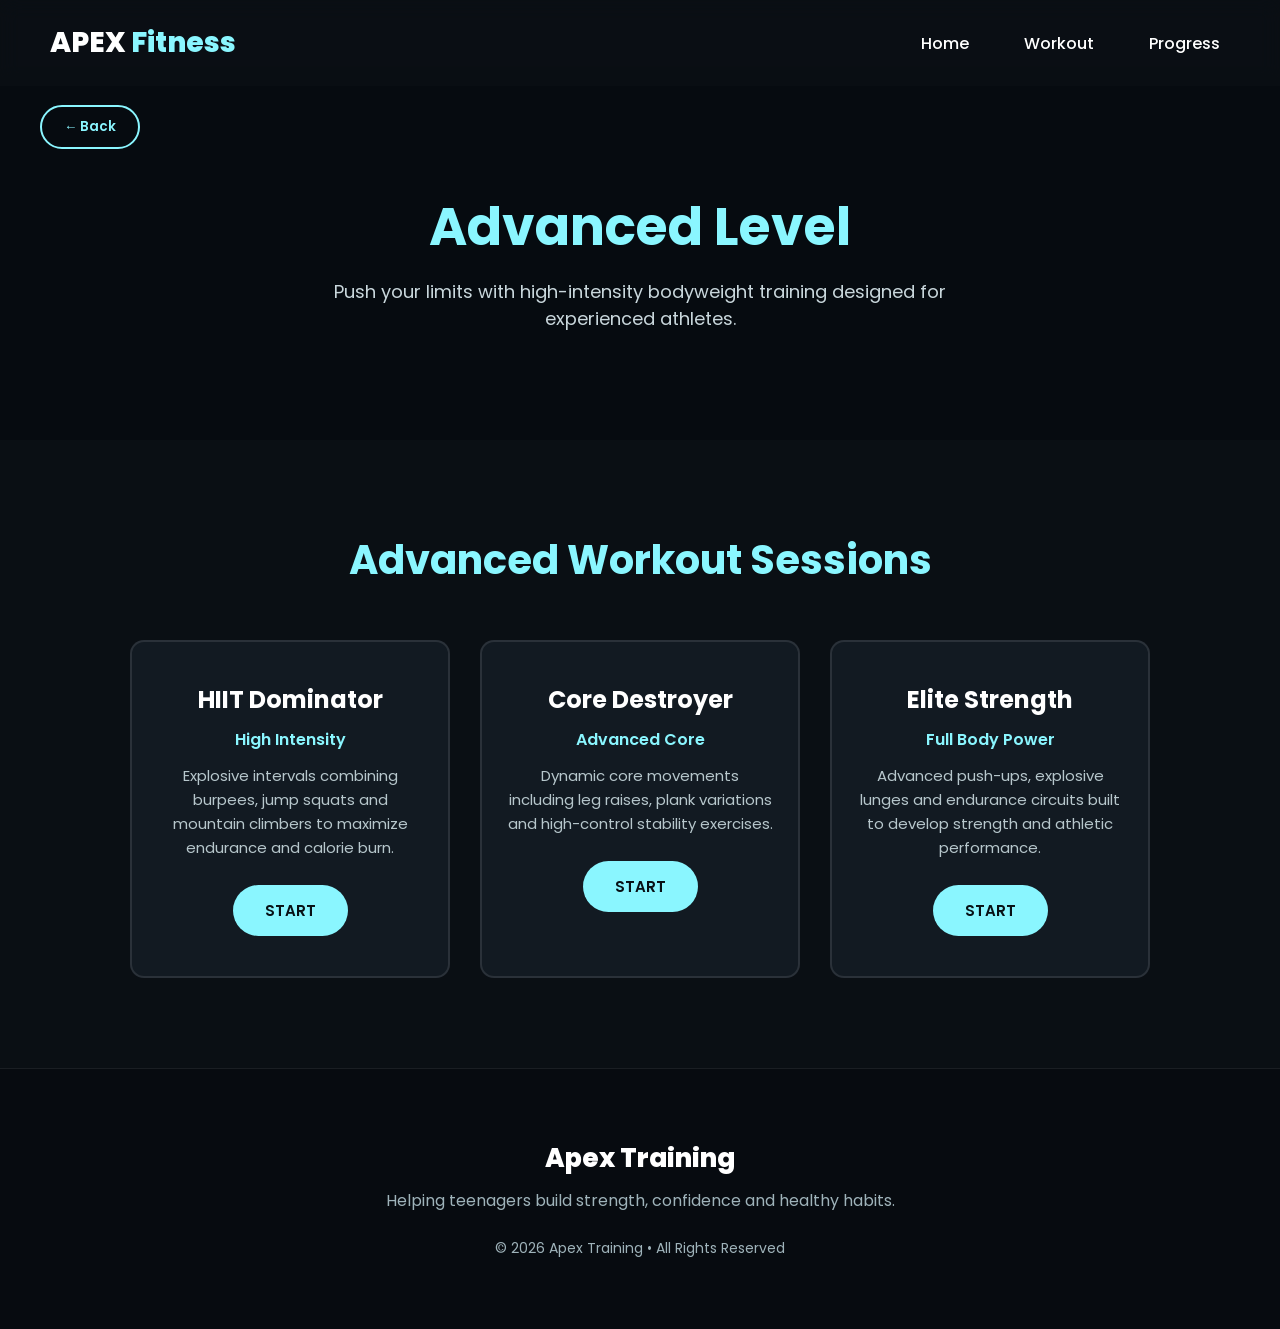
<file: advanced.html>
<!DOCTYPE html>
<html lang="en">
<head>
<meta charset="UTF-8">
<meta name="viewport" content="width=device-width, initial-scale=1.0">
<title>Advanced Level - Apex Fitness</title>
<link href="https://fonts.googleapis.com/css2?family=Poppins:wght@300;400;600;700;800&display=swap" rel="stylesheet">
<link rel="stylesheet" href="style.css">
</head>
<body>

<nav>
  <div class="logo"><a href="index.html">APEX <span>Fitness</span></a></div>
  <div class="nav-links">
    <a href="index.html">Home</a>
    <a href="workout.html">Workout</a>
    <a href="progress.html">Progress</a>
  </div>
</nav>

<section class="hero-small">
  <button class="back-btn" onclick="location.href='workout.html'">← Back</button>
  <div class="hero-content">
    <h1>Advanced Level</h1>
    <p>Push your limits with high-intensity bodyweight training designed for experienced athletes.</p>
  </div>
</section>

<section class="workouts">
  <h2>Advanced Workout Sessions</h2>
  <div class="workout-container">

    <div class="workout-card">
      <h3>HIIT Dominator</h3>
      <div class="workout-type">High Intensity</div>
      <p>Explosive intervals combining burpees, jump squats and mountain climbers to maximize endurance and calorie burn.</p>
      <button class="btn" onclick="location.href='hiit-dominator.html'">START</button>
    </div>

    <div class="workout-card">
      <h3>Core Destroyer</h3>
      <div class="workout-type">Advanced Core</div>
      <p>Dynamic core movements including leg raises, plank variations and high-control stability exercises.</p>
      <button class="btn" onclick="location.href='core-destroyer.html'">START</button>
    </div>

    <div class="workout-card">
      <h3>Elite Strength</h3>
      <div class="workout-type">Full Body Power</div>
      <p>Advanced push-ups, explosive lunges and endurance circuits built to develop strength and athletic performance.</p>
      <button class="btn" onclick="location.href='elite-strength.html'">START</button>
    </div>

  </div>
</section>

<footer class="footer">
  <h2>Apex Training</h2>
  <p>Helping teenagers build strength, confidence and healthy habits.</p>
  <p class="copyright">© 2026 Apex Training • All Rights Reserved</p>
</footer>

</body>
</html>
</file>
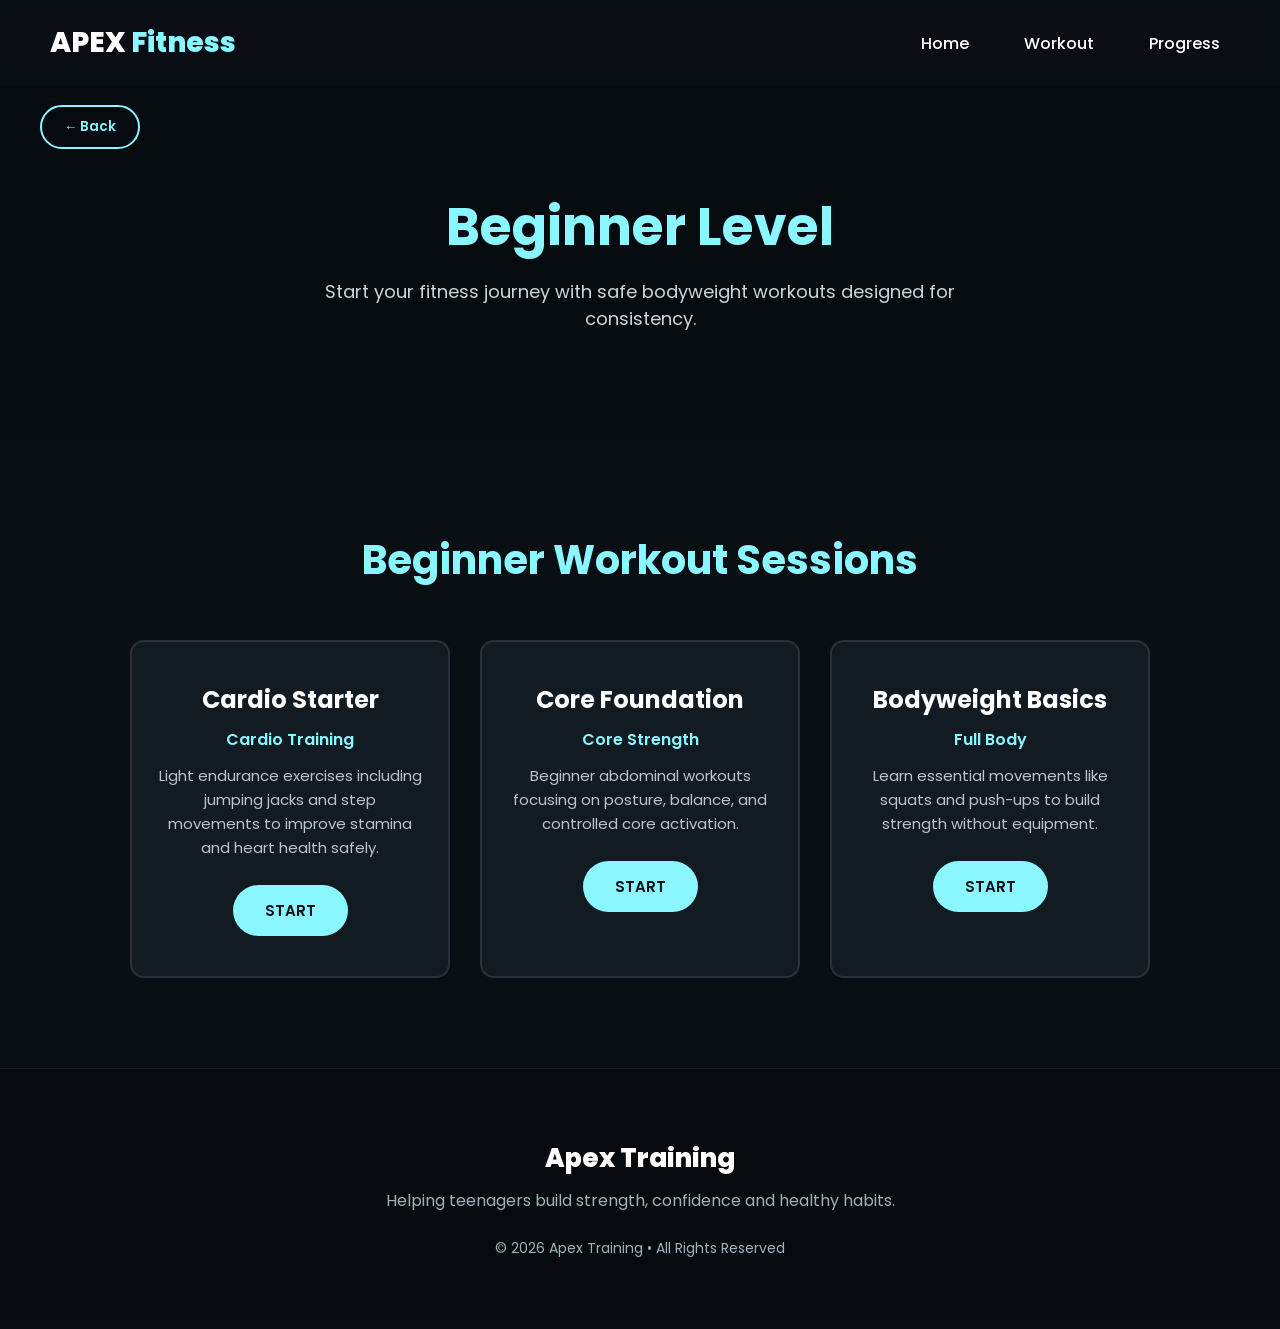
<file: beginner.html>
<!DOCTYPE html>
<html lang="en">
<head>
<meta charset="UTF-8">
<meta name="viewport" content="width=device-width, initial-scale=1.0">
<title>Beginner Level - Apex Fitness</title>
<link href="https://fonts.googleapis.com/css2?family=Poppins:wght@300;400;600;700;800&display=swap" rel="stylesheet">
<link rel="stylesheet" href="style.css">
</head>
<body>

<nav>
  <div class="logo"><a href="index.html">APEX <span>Fitness</span></a></div>
  <div class="nav-links">
    <a href="index.html">Home</a>
    <a href="workout.html">Workout</a>
    <a href="progress.html">Progress</a>
  </div>
</nav>

<section class="hero-small">
  <button class="back-btn" onclick="location.href='workout.html'">← Back</button>
  <div class="hero-content">
    <h1>Beginner Level</h1>
    <p>Start your fitness journey with safe bodyweight workouts designed for consistency.</p>
  </div>
</section>

<section class="workouts">
  <h2>Beginner Workout Sessions</h2>
  <div class="workout-container">

    <div class="workout-card">
      <h3>Cardio Starter</h3>
      <div class="workout-type">Cardio Training</div>
      <p>Light endurance exercises including jumping jacks and step movements to improve stamina and heart health safely.</p>
      <button class="btn" onclick="location.href='cardio-starter.html'">START</button>
    </div>

    <div class="workout-card">
      <h3>Core Foundation</h3>
      <div class="workout-type">Core Strength</div>
      <p>Beginner abdominal workouts focusing on posture, balance, and controlled core activation.</p>
      <button class="btn" onclick="location.href='core-foundation.html'">START</button>
    </div>

    <div class="workout-card">
      <h3>Bodyweight Basics</h3>
      <div class="workout-type">Full Body</div>
      <p>Learn essential movements like squats and push-ups to build strength without equipment.</p>
      <button class="btn" onclick="location.href='bodyweight-basics.html'">START</button>
    </div>

  </div>
</section>

<footer class="footer">
  <h2>Apex Training</h2>
  <p>Helping teenagers build strength, confidence and healthy habits.</p>
  <p class="copyright">© 2026 Apex Training • All Rights Reserved</p>
</footer>

</body>
</html>
</file>
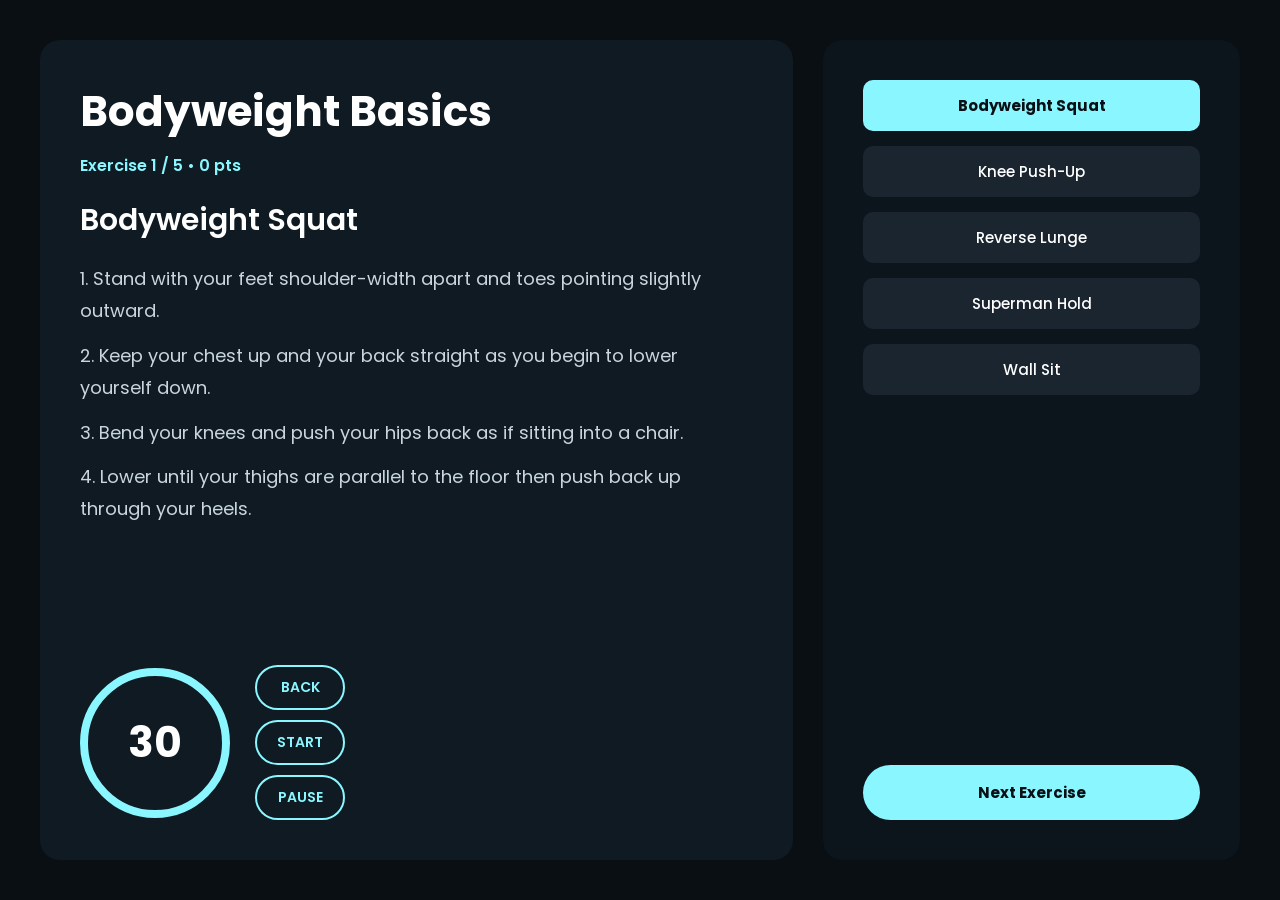
<file: bodyweight-basics.html>
<!DOCTYPE html>
<html lang="en">
<head>
<meta charset="UTF-8">
<meta name="viewport" content="width=device-width, initial-scale=1.0">
<title>Bodyweight Basics - Apex Fitness</title>
<link href="https://fonts.googleapis.com/css2?family=Poppins:wght@400;600;700&display=swap" rel="stylesheet">
<link rel="stylesheet" href="workout.css">
</head>
<body>
<div class="workout-container">
  <div class="left">
    <div>
      <h1 class="workout-title">Bodyweight Basics</h1>
      <div class="progress" id="progressText"></div>
      <div class="exercise-name" id="exerciseTitle"></div>
      <div class="steps" id="steps"></div>
    </div>
    <div class="bottom">
      <div class="timer" id="timer">30</div>
      <div class="buttons">
        <button onclick="goBack()">BACK</button>
        <button onclick="startTimer()">START</button>
        <button onclick="togglePause()" id="pauseBtn">PAUSE</button>
      </div>
    </div>
  </div>
  <div class="right">
    <div class="exercise-list" id="exerciseList"></div>
    <button class="next-btn" onclick="nextExercise()">Next Exercise</button>
  </div>
</div>
<script>
window.exercises = [
  { name: "Bodyweight Squat", steps: ["Stand with your feet shoulder-width apart and toes pointing slightly outward.", "Keep your chest up and your back straight as you begin to lower yourself down.", "Bend your knees and push your hips back as if sitting into a chair.", "Lower until your thighs are parallel to the floor then push back up through your heels."] },
  { name: "Knee Push-Up", steps: ["Start on all fours with your knees on the ground and hands wider than shoulder-width.", "Lower your chest toward the floor in a controlled and steady movement.", "Keep your core tight and your back flat throughout the movement.", "Push back up to the starting position and repeat without locking your elbows."] },
  { name: "Reverse Lunge", steps: ["Stand tall with your feet together and hands on your hips.", "Step one foot backward and lower your back knee toward the floor.", "Keep your front knee directly above your ankle and your chest upright.", "Push through your front heel to return to standing and alternate legs."] },
  { name: "Superman Hold", steps: ["Lie face down on the floor with your arms extended straight out in front of you.", "At the same time lift both your arms and legs off the floor.", "Hold the raised position for two seconds squeezing your glutes and back.", "Lower back down slowly and repeat the movement in a controlled manner."] },
  { name: "Wall Sit", steps: ["Stand with your back flat against a wall and feet about two feet in front.", "Slide your back down the wall until your thighs are parallel to the floor.", "Keep your knees above your ankles and your back fully pressed into the wall.", "Hold the position and breathe steadily without letting your hips drop lower."] }
];
</script>
<script src="workout.js"></script>
</body>
</html>
</file>
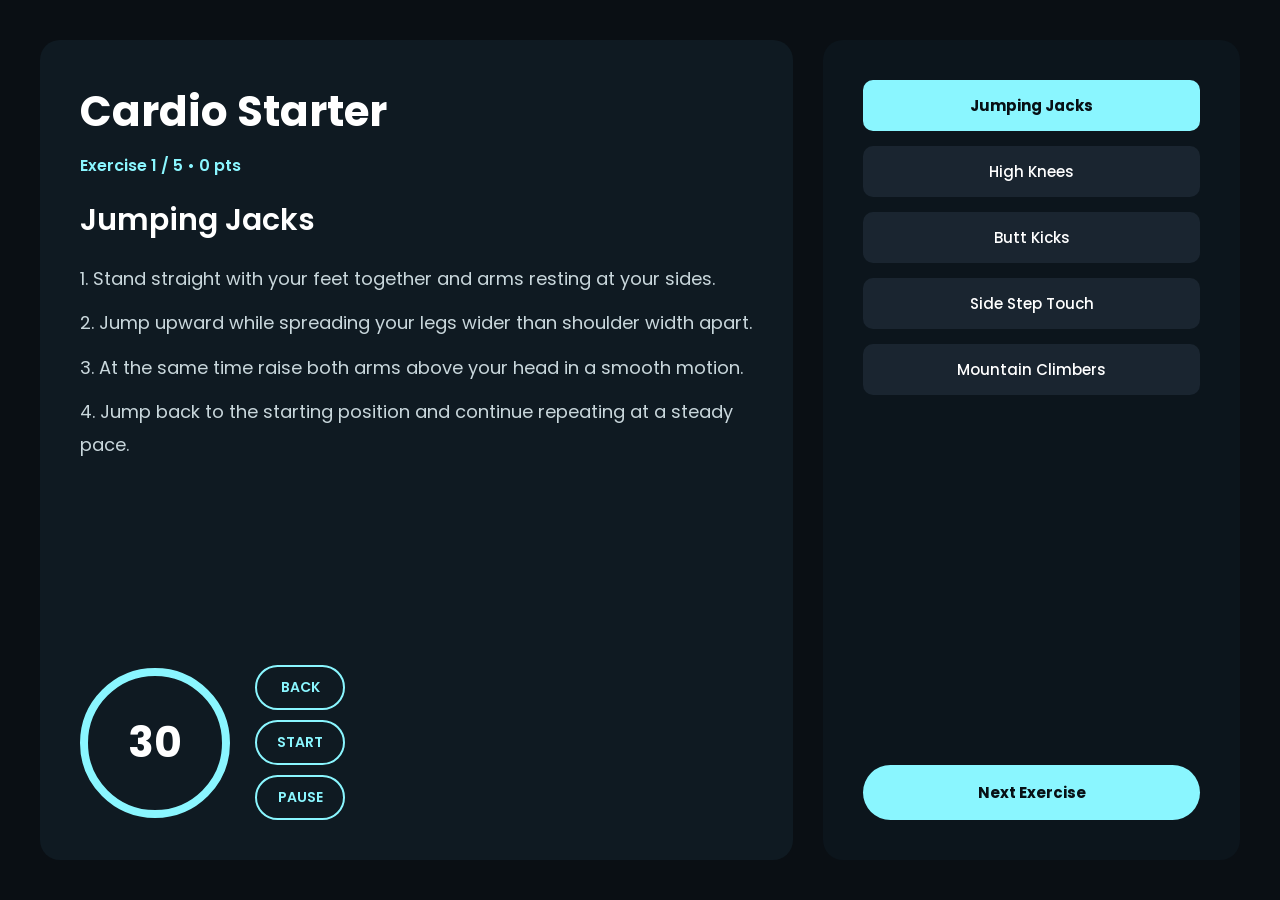
<file: cardio-starter.html>
<!DOCTYPE html>
<html lang="en">
<head>
<meta charset="UTF-8">
<meta name="viewport" content="width=device-width, initial-scale=1.0">
<title>Cardio Starter - Apex Fitness</title>
<link href="https://fonts.googleapis.com/css2?family=Poppins:wght@400;600;700&display=swap" rel="stylesheet">
<link rel="stylesheet" href="workout.css">
</head>
<body>
<div class="workout-container">
  <div class="left">
    <div>
      <h1 class="workout-title">Cardio Starter</h1>
      <div class="progress" id="progressText"></div>
      <div class="exercise-name" id="exerciseTitle"></div>
      <div class="steps" id="steps"></div>
    </div>
    <div class="bottom">
      <div class="timer" id="timer">30</div>
      <div class="buttons">
        <button onclick="goBack()">BACK</button>
        <button onclick="startTimer()">START</button>
        <button onclick="togglePause()" id="pauseBtn">PAUSE</button>
      </div>
    </div>
  </div>
  <div class="right">
    <div class="exercise-list" id="exerciseList"></div>
    <button class="next-btn" onclick="nextExercise()">Next Exercise</button>
  </div>
</div>
<script>
window.exercises = [
  { name: "Jumping Jacks", steps: ["Stand straight with your feet together and arms resting at your sides.", "Jump upward while spreading your legs wider than shoulder width apart.", "At the same time raise both arms above your head in a smooth motion.", "Jump back to the starting position and continue repeating at a steady pace."] },
  { name: "High Knees", steps: ["Stand tall with your back straight and core muscles engaged tightly.", "Lift your right knee up toward your chest as high as possible.", "Quickly switch legs by lowering the right knee and lifting the left knee.", "Continue alternating legs rapidly while maintaining a steady running rhythm."] },
  { name: "Butt Kicks", steps: ["Stand upright with your feet placed hip width apart comfortably.", "Kick your right heel backward aiming to touch your glutes lightly.", "Lower your right foot and repeat the same movement with your left leg.", "Maintain a light jogging motion while keeping your upper body relaxed."] },
  { name: "Side Step Touch", steps: ["Step your right foot out toward the right side carefully.", "Bring your left foot in to gently touch beside your right foot.", "Repeat the same movement toward the left side smoothly.", "Keep your knees slightly bent and arms moving naturally for balance."] },
  { name: "Mountain Climbers", steps: ["Begin in a strong plank position with hands placed under shoulders.", "Drive your right knee forward toward your chest in a quick motion.", "Return the right leg back and immediately bring your left knee forward.", "Continue alternating legs quickly while keeping your back straight and core tight."] }
];
</script>
<script src="workout.js"></script>
</body>
</html>
</file>
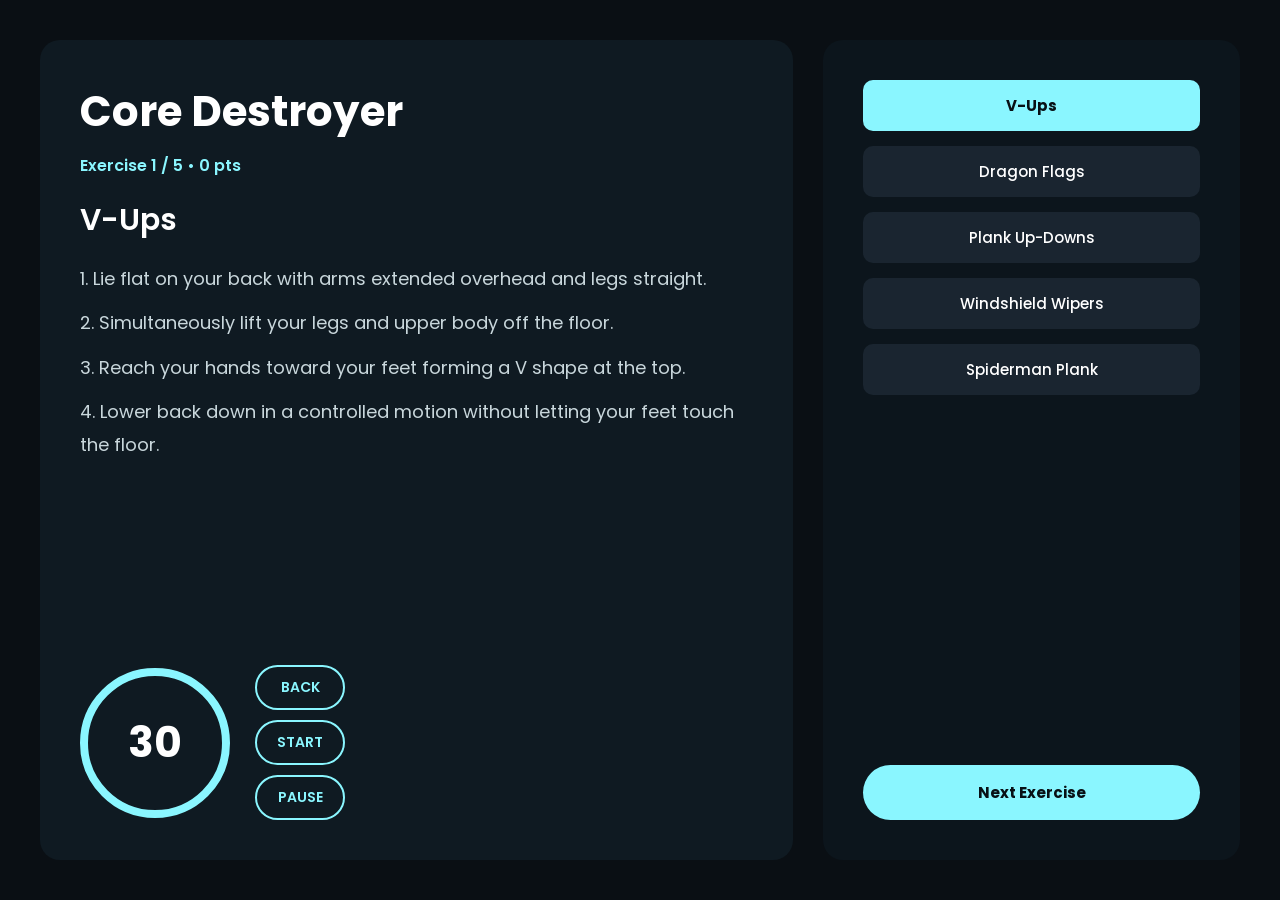
<file: core-destroyer.html>
<!DOCTYPE html>
<html lang="en">
<head>
<meta charset="UTF-8">
<meta name="viewport" content="width=device-width, initial-scale=1.0">
<title>Core Destroyer - Apex Fitness</title>
<link href="https://fonts.googleapis.com/css2?family=Poppins:wght@400;600;700&display=swap" rel="stylesheet">
<link rel="stylesheet" href="workout.css">
</head>
<body>
<div class="workout-container">
  <div class="left">
    <div>
      <h1 class="workout-title">Core Destroyer</h1>
      <div class="progress" id="progressText"></div>
      <div class="exercise-name" id="exerciseTitle"></div>
      <div class="steps" id="steps"></div>
    </div>
    <div class="bottom">
      <div class="timer" id="timer">30</div>
      <div class="buttons">
        <button onclick="goBack()">BACK</button>
        <button onclick="startTimer()">START</button>
        <button onclick="togglePause()" id="pauseBtn">PAUSE</button>
      </div>
    </div>
  </div>
  <div class="right">
    <div class="exercise-list" id="exerciseList"></div>
    <button class="next-btn" onclick="nextExercise()">Next Exercise</button>
  </div>
</div>
<script>
window.exercises = [
  { name: "V-Ups", steps: ["Lie flat on your back with arms extended overhead and legs straight.", "Simultaneously lift your legs and upper body off the floor.", "Reach your hands toward your feet forming a V shape at the top.", "Lower back down in a controlled motion without letting your feet touch the floor."] },
  { name: "Dragon Flags", steps: ["Lie on your back and grip something sturdy behind your head for support.", "Raise your entire lower body and hips off the floor keeping a straight line.", "Lower your body slowly toward the floor while staying rigid from shoulders to feet.", "Stop just before touching down and raise back up using your core strength."] },
  { name: "Plank Up-Downs", steps: ["Start in a forearm plank position with elbows directly under your shoulders.", "Press up with your right hand then your left hand to reach a high plank.", "Lower back to your right forearm then your left to return to the starting position.", "Alternate which arm leads each rep and keep your hips from rocking side to side."] },
  { name: "Windshield Wipers", steps: ["Lie on your back and raise both legs straight up toward the ceiling.", "Keeping your upper back flat rotate your legs to the right side slowly.", "Bring them back to the centre then rotate to the left side.", "Control the movement entirely with your core without letting your legs drop suddenly."] },
  { name: "Spiderman Plank", steps: ["Start in a high plank with hands under shoulders and body in a straight line.", "Bring your right knee out to the side toward your right elbow.", "Return the right leg to plank position and repeat on the left side.", "Move in a slow and controlled manner keeping your hips low throughout."] }
];
</script>
<script src="workout.js"></script>
</body>
</html>
</file>
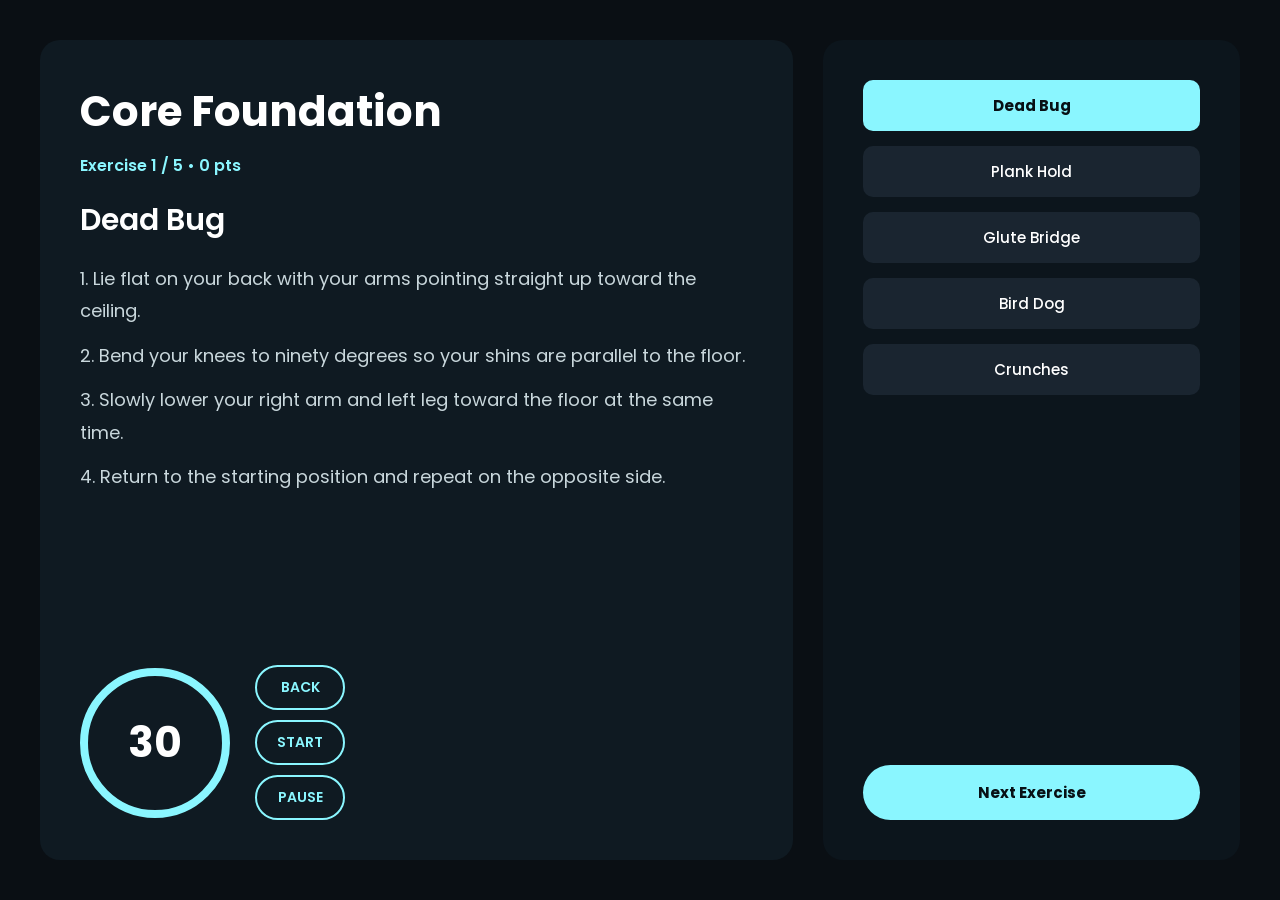
<file: core-foundation.html>
<!DOCTYPE html>
<html lang="en">
<head>
<meta charset="UTF-8">
<meta name="viewport" content="width=device-width, initial-scale=1.0">
<title>Core Foundation - Apex Fitness</title>
<link href="https://fonts.googleapis.com/css2?family=Poppins:wght@400;600;700&display=swap" rel="stylesheet">
<link rel="stylesheet" href="workout.css">
</head>
<body>
<div class="workout-container">
  <div class="left">
    <div>
      <h1 class="workout-title">Core Foundation</h1>
      <div class="progress" id="progressText"></div>
      <div class="exercise-name" id="exerciseTitle"></div>
      <div class="steps" id="steps"></div>
    </div>
    <div class="bottom">
      <div class="timer" id="timer">30</div>
      <div class="buttons">
        <button onclick="goBack()">BACK</button>
        <button onclick="startTimer()">START</button>
        <button onclick="togglePause()" id="pauseBtn">PAUSE</button>
      </div>
    </div>
  </div>
  <div class="right">
    <div class="exercise-list" id="exerciseList"></div>
    <button class="next-btn" onclick="nextExercise()">Next Exercise</button>
  </div>
</div>
<script>
window.exercises = [
  { name: "Dead Bug", steps: ["Lie flat on your back with your arms pointing straight up toward the ceiling.", "Bend your knees to ninety degrees so your shins are parallel to the floor.", "Slowly lower your right arm and left leg toward the floor at the same time.", "Return to the starting position and repeat on the opposite side."] },
  { name: "Plank Hold", steps: ["Place your forearms on the ground with elbows directly under your shoulders.", "Extend your legs behind you and lift your body off the floor.", "Keep your body in a straight line from head to heels.", "Hold the position while breathing steadily and keeping your core tight."] },
  { name: "Glute Bridge", steps: ["Lie on your back with knees bent and feet flat on the floor hip-width apart.", "Press through your heels and lift your hips up toward the ceiling.", "Squeeze your glutes at the top and hold for one second.", "Slowly lower your hips back to the floor and repeat."] },
  { name: "Bird Dog", steps: ["Start on all fours with your hands under your shoulders and knees under hips.", "Extend your right arm forward and your left leg back at the same time.", "Hold for two seconds keeping your back flat and core braced.", "Return to start and repeat on the other side alternating each rep."] },
  { name: "Crunches", steps: ["Lie on your back with knees bent and hands lightly behind your head.", "Engage your core and curl your upper body forward toward your knees.", "Pause at the top for a moment and feel the contraction in your abs.", "Slowly lower back down without letting your head touch the floor."] }
];
</script>
<script src="workout.js"></script>
</body>
</html>
</file>
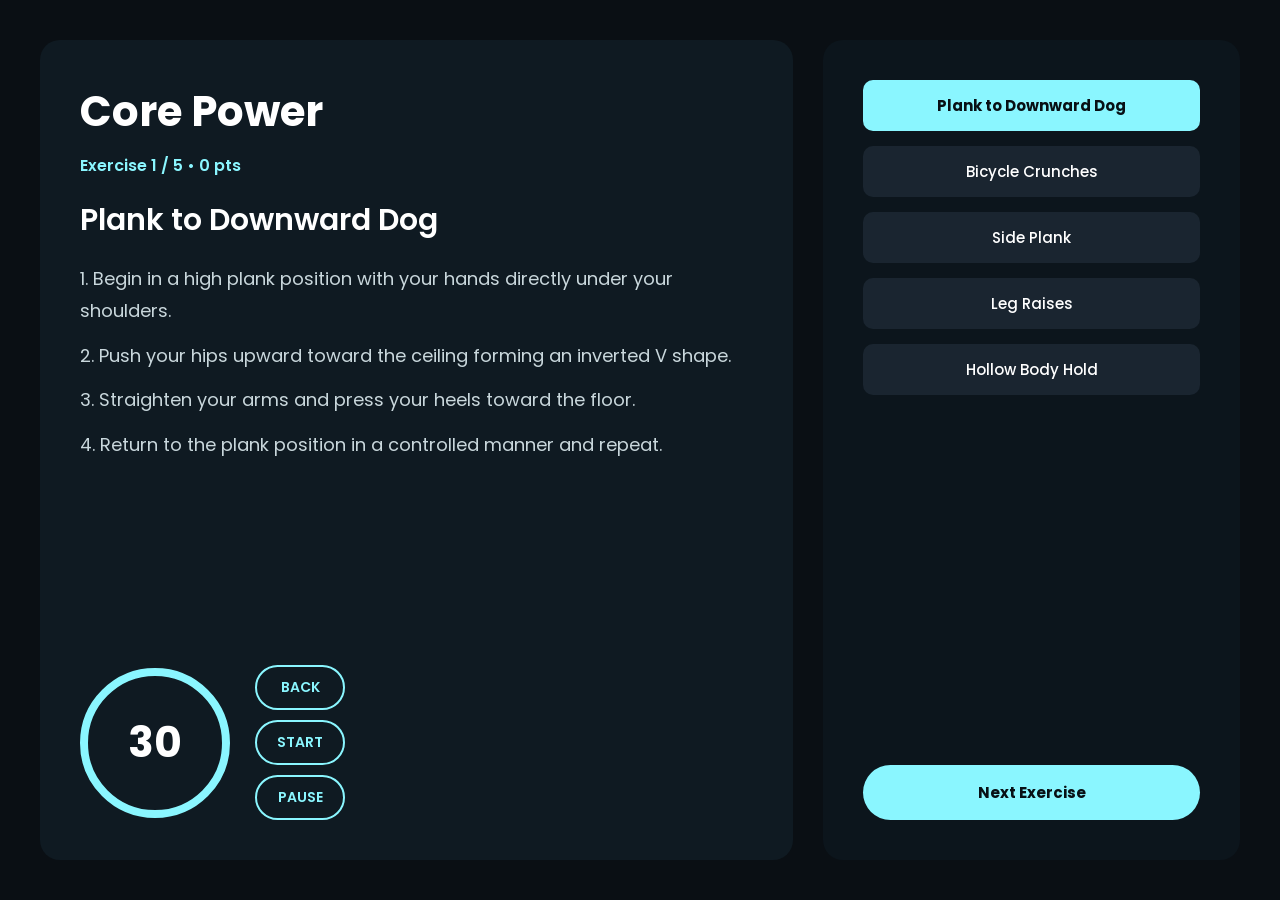
<file: core-power.html>
<!DOCTYPE html>
<html lang="en">
<head>
<meta charset="UTF-8">
<meta name="viewport" content="width=device-width, initial-scale=1.0">
<title>Core Power - Apex Fitness</title>
<link href="https://fonts.googleapis.com/css2?family=Poppins:wght@400;600;700&display=swap" rel="stylesheet">
<link rel="stylesheet" href="workout.css">
</head>
<body>
<div class="workout-container">
  <div class="left">
    <div>
      <h1 class="workout-title">Core Power</h1>
      <div class="progress" id="progressText"></div>
      <div class="exercise-name" id="exerciseTitle"></div>
      <div class="steps" id="steps"></div>
    </div>
    <div class="bottom">
      <div class="timer" id="timer">30</div>
      <div class="buttons">
        <button onclick="goBack()">BACK</button>
        <button onclick="startTimer()">START</button>
        <button onclick="togglePause()" id="pauseBtn">PAUSE</button>
      </div>
    </div>
  </div>
  <div class="right">
    <div class="exercise-list" id="exerciseList"></div>
    <button class="next-btn" onclick="nextExercise()">Next Exercise</button>
  </div>
</div>
<script>
window.exercises = [
  { name: "Plank to Downward Dog", steps: ["Begin in a high plank position with your hands directly under your shoulders.", "Push your hips upward toward the ceiling forming an inverted V shape.", "Straighten your arms and press your heels toward the floor.", "Return to the plank position in a controlled manner and repeat."] },
  { name: "Bicycle Crunches", steps: ["Lie on your back with hands lightly behind your head and legs raised.", "Bring your right elbow toward your left knee while extending your right leg straight.", "Rotate to the other side bringing your left elbow toward your right knee.", "Continue alternating sides in a smooth pedalling motion keeping your lower back pressed down."] },
  { name: "Side Plank", steps: ["Lie on your side and prop yourself up on your forearm with elbow under your shoulder.", "Lift your hips off the floor so your body forms a straight diagonal line.", "Stack your feet or stagger them for balance and hold the position.", "Keep your core tight and breathe steadily for the full duration then switch sides."] },
  { name: "Leg Raises", steps: ["Lie flat on your back with your legs straight and hands placed under your lower back.", "Keeping your legs straight raise them slowly up toward the ceiling.", "Lower them back down slowly stopping just before your heels touch the floor.", "Keep your lower back pressed to the floor throughout every rep."] },
  { name: "Hollow Body Hold", steps: ["Lie on your back and press your lower back firmly into the floor.", "Extend your arms overhead and lift your legs to about thirty degrees off the floor.", "Lift your head and shoulders slightly off the ground and hold the position.", "Maintain tension throughout your body and breathe in short controlled breaths."] }
];
</script>
<script src="workout.js"></script>
</body>
</html>
</file>
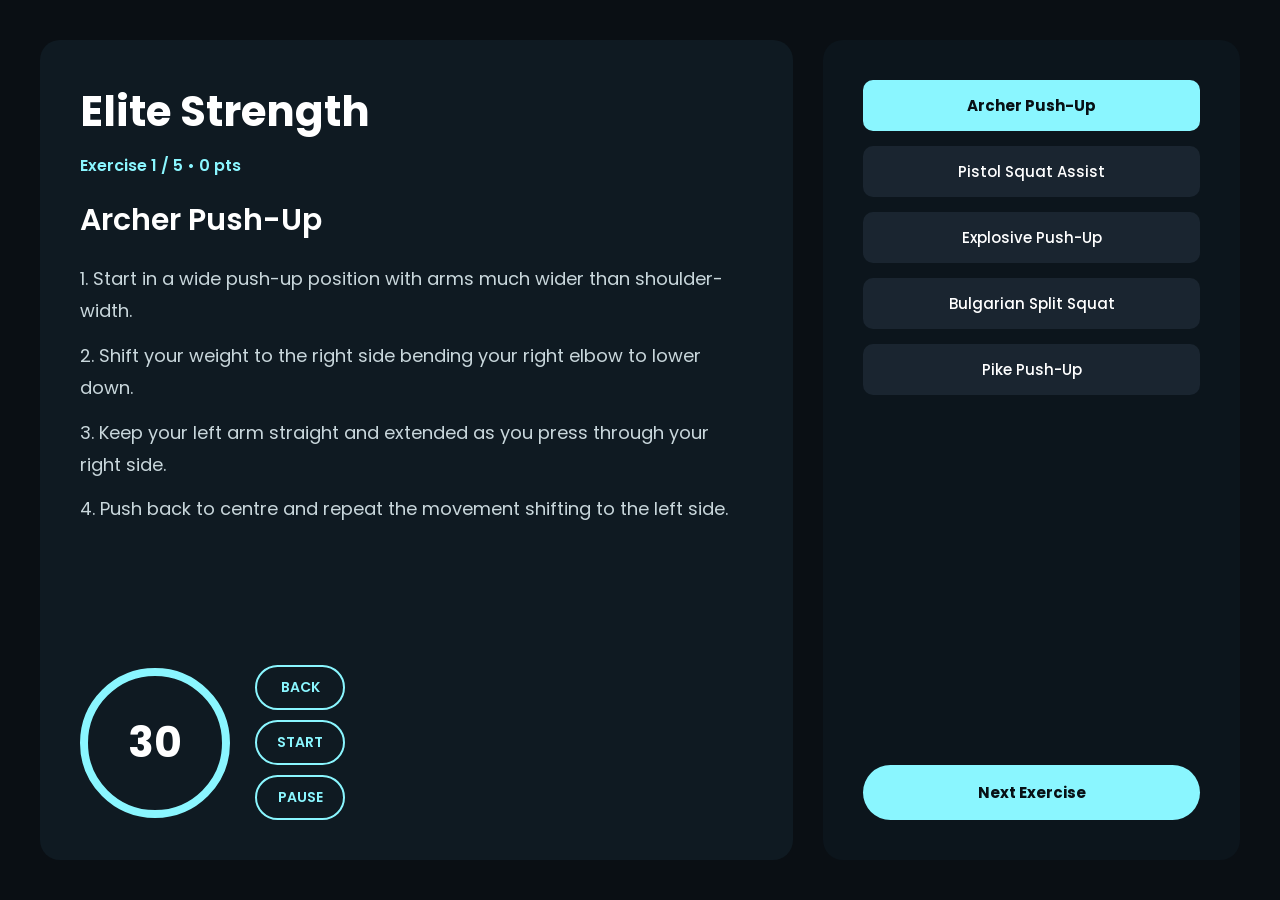
<file: elite-strength.html>
<!DOCTYPE html>
<html lang="en">
<head>
<meta charset="UTF-8">
<meta name="viewport" content="width=device-width, initial-scale=1.0">
<title>Elite Strength - Apex Fitness</title>
<link href="https://fonts.googleapis.com/css2?family=Poppins:wght@400;600;700&display=swap" rel="stylesheet">
<link rel="stylesheet" href="workout.css">
</head>
<body>
<div class="workout-container">
  <div class="left">
    <div>
      <h1 class="workout-title">Elite Strength</h1>
      <div class="progress" id="progressText"></div>
      <div class="exercise-name" id="exerciseTitle"></div>
      <div class="steps" id="steps"></div>
    </div>
    <div class="bottom">
      <div class="timer" id="timer">30</div>
      <div class="buttons">
        <button onclick="goBack()">BACK</button>
        <button onclick="startTimer()">START</button>
        <button onclick="togglePause()" id="pauseBtn">PAUSE</button>
      </div>
    </div>
  </div>
  <div class="right">
    <div class="exercise-list" id="exerciseList"></div>
    <button class="next-btn" onclick="nextExercise()">Next Exercise</button>
  </div>
</div>
<script>
window.exercises = [
  { name: "Archer Push-Up", steps: ["Start in a wide push-up position with arms much wider than shoulder-width.", "Shift your weight to the right side bending your right elbow to lower down.", "Keep your left arm straight and extended as you press through your right side.", "Push back to centre and repeat the movement shifting to the left side."] },
  { name: "Pistol Squat Assist", steps: ["Stand on one leg and extend the other leg straight out in front of you.", "Hold onto a doorframe or wall lightly for balance as needed.", "Slowly bend your standing knee and lower your body as deep as possible.", "Press back up through your heel to standing and complete all reps before switching legs."] },
  { name: "Explosive Push-Up", steps: ["Begin in a standard push-up position with core engaged and body straight.", "Lower your chest to just above the floor in a controlled motion.", "Push up explosively so your hands leave the floor at the top of the rep.", "Land softly and absorb the impact by bending your elbows immediately into the next rep."] },
  { name: "Bulgarian Split Squat", steps: ["Stand in front of a raised surface and place one foot behind you on it.", "Lower your back knee toward the floor bending your front knee.", "Keep your front foot flat and your chest tall throughout the movement.", "Drive through your front heel to return to the starting position and repeat."] },
  { name: "Pike Push-Up", steps: ["Begin in a downward dog position with hips raised high and arms straight.", "Bend your elbows and lower the top of your head toward the floor.", "Keep your legs as straight as possible and hips elevated throughout.", "Push back up strongly through your shoulders to the starting position."] }
];
</script>
<script src="workout.js"></script>
</body>
</html>
</file>
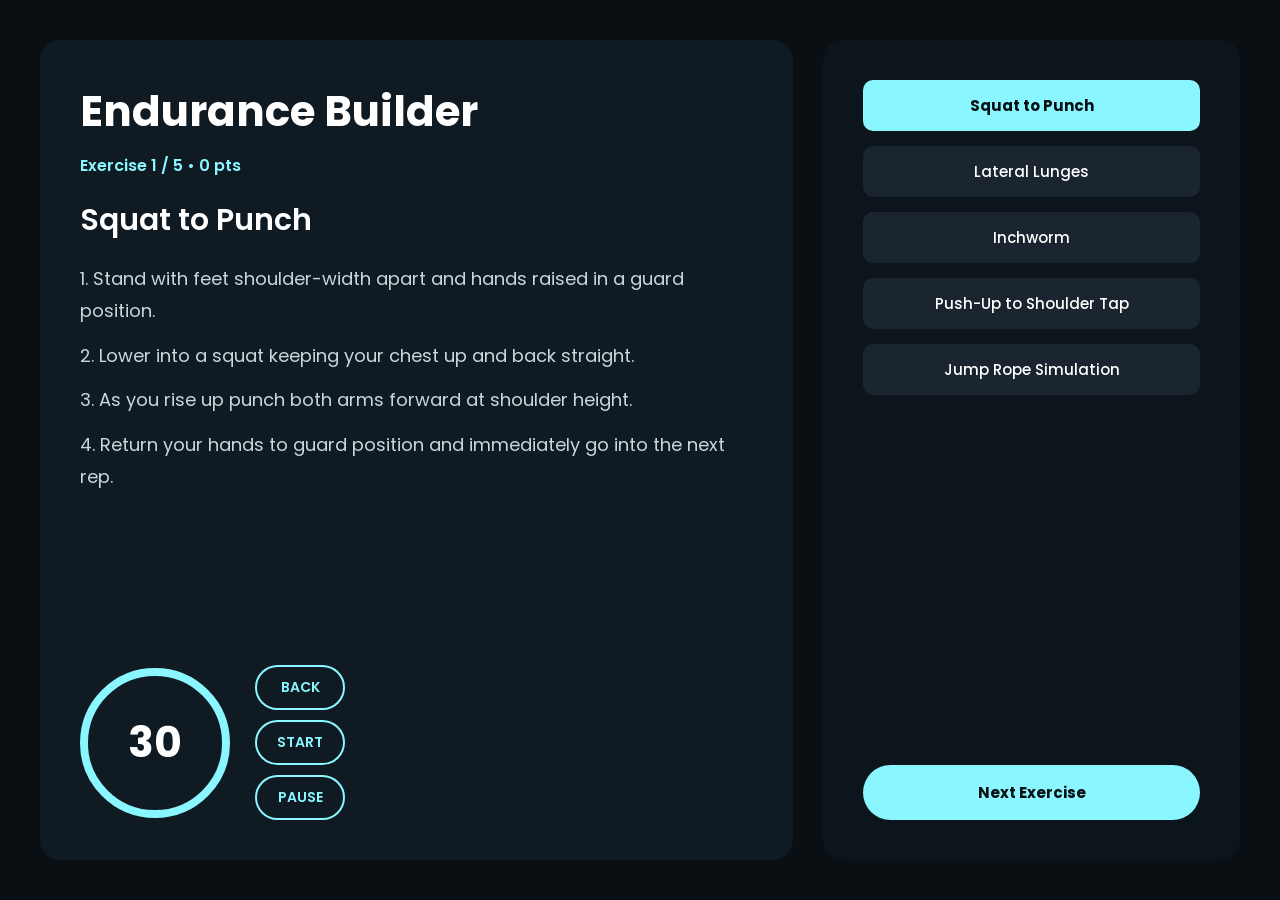
<file: endurance-builder.html>
<!DOCTYPE html>
<html lang="en">
<head>
<meta charset="UTF-8">
<meta name="viewport" content="width=device-width, initial-scale=1.0">
<title>Endurance Builder - Apex Fitness</title>
<link href="https://fonts.googleapis.com/css2?family=Poppins:wght@400;600;700&display=swap" rel="stylesheet">
<link rel="stylesheet" href="workout.css">
</head>
<body>
<div class="workout-container">
  <div class="left">
    <div>
      <h1 class="workout-title">Endurance Builder</h1>
      <div class="progress" id="progressText"></div>
      <div class="exercise-name" id="exerciseTitle"></div>
      <div class="steps" id="steps"></div>
    </div>
    <div class="bottom">
      <div class="timer" id="timer">30</div>
      <div class="buttons">
        <button onclick="goBack()">BACK</button>
        <button onclick="startTimer()">START</button>
        <button onclick="togglePause()" id="pauseBtn">PAUSE</button>
      </div>
    </div>
  </div>
  <div class="right">
    <div class="exercise-list" id="exerciseList"></div>
    <button class="next-btn" onclick="nextExercise()">Next Exercise</button>
  </div>
</div>
<script>
window.exercises = [
  { name: "Squat to Punch", steps: ["Stand with feet shoulder-width apart and hands raised in a guard position.", "Lower into a squat keeping your chest up and back straight.", "As you rise up punch both arms forward at shoulder height.", "Return your hands to guard position and immediately go into the next rep."] },
  { name: "Lateral Lunges", steps: ["Stand tall with feet together and hands on your hips for balance.", "Step your right foot wide to the side and bend your right knee deeply.", "Keep your left leg straight and your chest upright as you lower down.", "Push off your right foot to return to centre and repeat on the left side."] },
  { name: "Inchworm", steps: ["Stand with feet hip-width apart then hinge forward and place hands on the floor.", "Walk your hands forward one at a time until you reach a plank position.", "Hold the plank for one second with your core tight and body straight.", "Walk your hands back toward your feet and stand up to complete one rep."] },
  { name: "Push-Up to Shoulder Tap", steps: ["Start in a full plank position with hands slightly wider than shoulder-width.", "Perform one standard push-up lowering your chest to just above the floor.", "At the top tap your right hand to your left shoulder while keeping your hips stable.", "Alternate the shoulder tap each rep keeping your core braced throughout."] },
  { name: "Jump Rope Simulation", steps: ["Stand upright with feet together and arms bent slightly at your sides.", "Begin hopping lightly on the balls of your feet with small controlled jumps.", "Rotate your wrists in small circles as if turning a skipping rope.", "Maintain a steady rhythm and keep your core engaged throughout."] }
];
</script>
<script src="workout.js"></script>
</body>
</html>
</file>
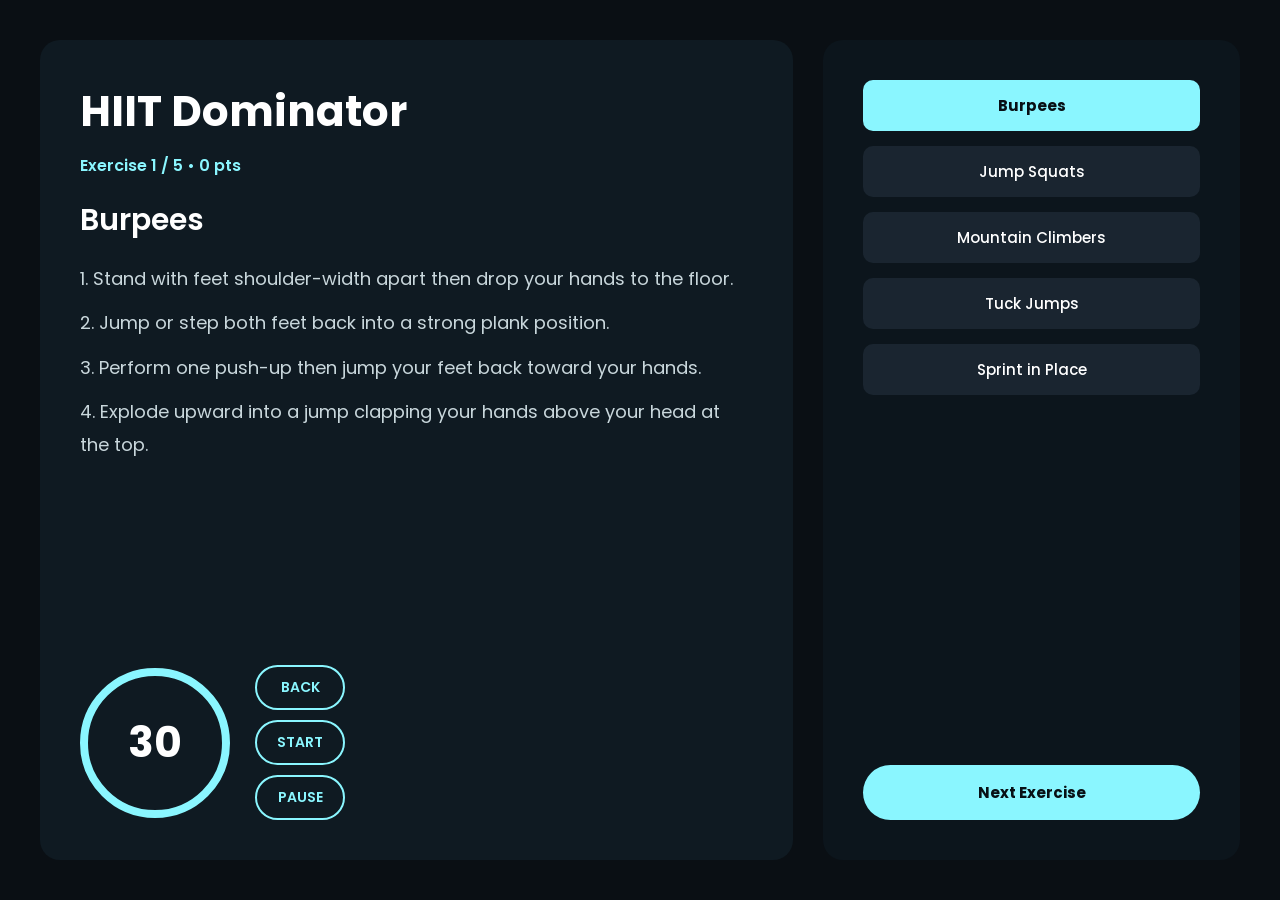
<file: hiit-dominator.html>
<!DOCTYPE html>
<html lang="en">
<head>
<meta charset="UTF-8">
<meta name="viewport" content="width=device-width, initial-scale=1.0">
<title>HIIT Dominator - Apex Fitness</title>
<link href="https://fonts.googleapis.com/css2?family=Poppins:wght@400;600;700&display=swap" rel="stylesheet">
<link rel="stylesheet" href="workout.css">
</head>
<body>
<div class="workout-container">
  <div class="left">
    <div>
      <h1 class="workout-title">HIIT Dominator</h1>
      <div class="progress" id="progressText"></div>
      <div class="exercise-name" id="exerciseTitle"></div>
      <div class="steps" id="steps"></div>
    </div>
    <div class="bottom">
      <div class="timer" id="timer">30</div>
      <div class="buttons">
        <button onclick="goBack()">BACK</button>
        <button onclick="startTimer()">START</button>
        <button onclick="togglePause()" id="pauseBtn">PAUSE</button>
      </div>
    </div>
  </div>
  <div class="right">
    <div class="exercise-list" id="exerciseList"></div>
    <button class="next-btn" onclick="nextExercise()">Next Exercise</button>
  </div>
</div>
<script>
window.exercises = [
  { name: "Burpees", steps: ["Stand with feet shoulder-width apart then drop your hands to the floor.", "Jump or step both feet back into a strong plank position.", "Perform one push-up then jump your feet back toward your hands.", "Explode upward into a jump clapping your hands above your head at the top."] },
  { name: "Jump Squats", steps: ["Stand with feet shoulder-width apart and lower into a deep squat.", "Drive powerfully through your legs and jump as high as you can.", "Swing your arms for momentum and keep your chest upright.", "Land softly on the balls of your feet bending your knees to absorb impact."] },
  { name: "Mountain Climbers", steps: ["Start in a high plank position with hands directly under your shoulders.", "Drive your right knee toward your chest as fast as possible.", "Immediately switch and drive your left knee in as you extend your right leg back.", "Continue alternating as fast as you can while keeping your hips level and core tight."] },
  { name: "Tuck Jumps", steps: ["Stand with feet hip-width apart and bend slightly at the knees.", "Jump explosively upward and drive both knees toward your chest.", "Grab your knees briefly at the top if possible for full range.", "Land softly with bent knees and immediately reset for the next jump."] },
  { name: "Sprint in Place", steps: ["Stand tall and begin running on the spot as fast as you can.", "Drive your knees high with each stride to maximise intensity.", "Pump your arms actively in sync with your legs.", "Maintain top speed for the full duration keeping your core braced."] }
];
</script>
<script src="workout.js"></script>
</body>
</html>
</file>
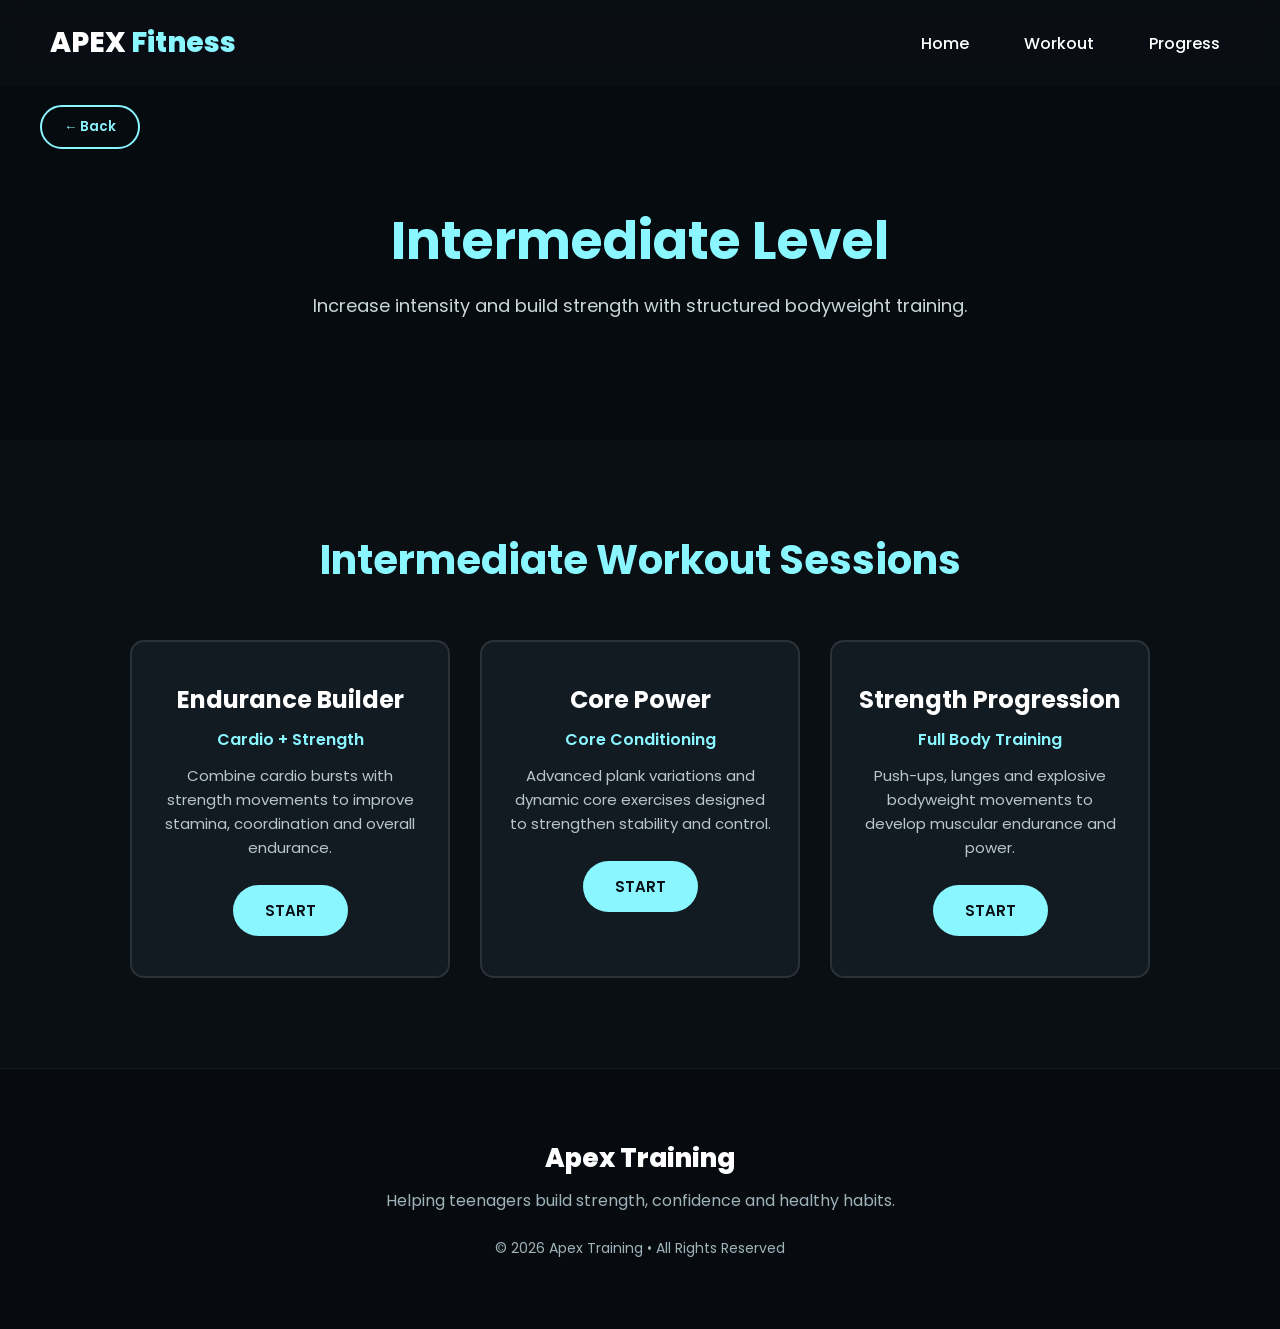
<file: intermediate.html>
<!DOCTYPE html>
<html lang="en">
<head>
<meta charset="UTF-8">
<meta name="viewport" content="width=device-width, initial-scale=1.0">
<title>Intermediate Level - Apex Fitness</title>
<link href="https://fonts.googleapis.com/css2?family=Poppins:wght@300;400;600;700;800&display=swap" rel="stylesheet">
<link rel="stylesheet" href="style.css">
</head>
<body>

<nav>
  <div class="logo"><a href="index.html">APEX <span>Fitness</span></a></div>
  <div class="nav-links">
    <a href="index.html">Home</a>
    <a href="workout.html">Workout</a>
    <a href="progress.html">Progress</a>
  </div>
</nav>

<section class="hero-small">
  <button class="back-btn" onclick="location.href='workout.html'">← Back</button>
  <div class="hero-content">
    <h1>Intermediate Level</h1>
    <p>Increase intensity and build strength with structured bodyweight training.</p>
  </div>
</section>

<section class="workouts">
  <h2>Intermediate Workout Sessions</h2>
  <div class="workout-container">

    <div class="workout-card">
      <h3>Endurance Builder</h3>
      <div class="workout-type">Cardio + Strength</div>
      <p>Combine cardio bursts with strength movements to improve stamina, coordination and overall endurance.</p>
      <button class="btn" onclick="location.href='endurance-builder.html'">START</button>
    </div>

    <div class="workout-card">
      <h3>Core Power</h3>
      <div class="workout-type">Core Conditioning</div>
      <p>Advanced plank variations and dynamic core exercises designed to strengthen stability and control.</p>
      <button class="btn" onclick="location.href='core-power.html'">START</button>
    </div>

    <div class="workout-card">
      <h3>Strength Progression</h3>
      <div class="workout-type">Full Body Training</div>
      <p>Push-ups, lunges and explosive bodyweight movements to develop muscular endurance and power.</p>
      <button class="btn" onclick="location.href='strength-progression.html'">START</button>
    </div>

  </div>
</section>

<footer class="footer">
  <h2>Apex Training</h2>
  <p>Helping teenagers build strength, confidence and healthy habits.</p>
  <p class="copyright">© 2026 Apex Training • All Rights Reserved</p>
</footer>

</body>
</html>
</file>
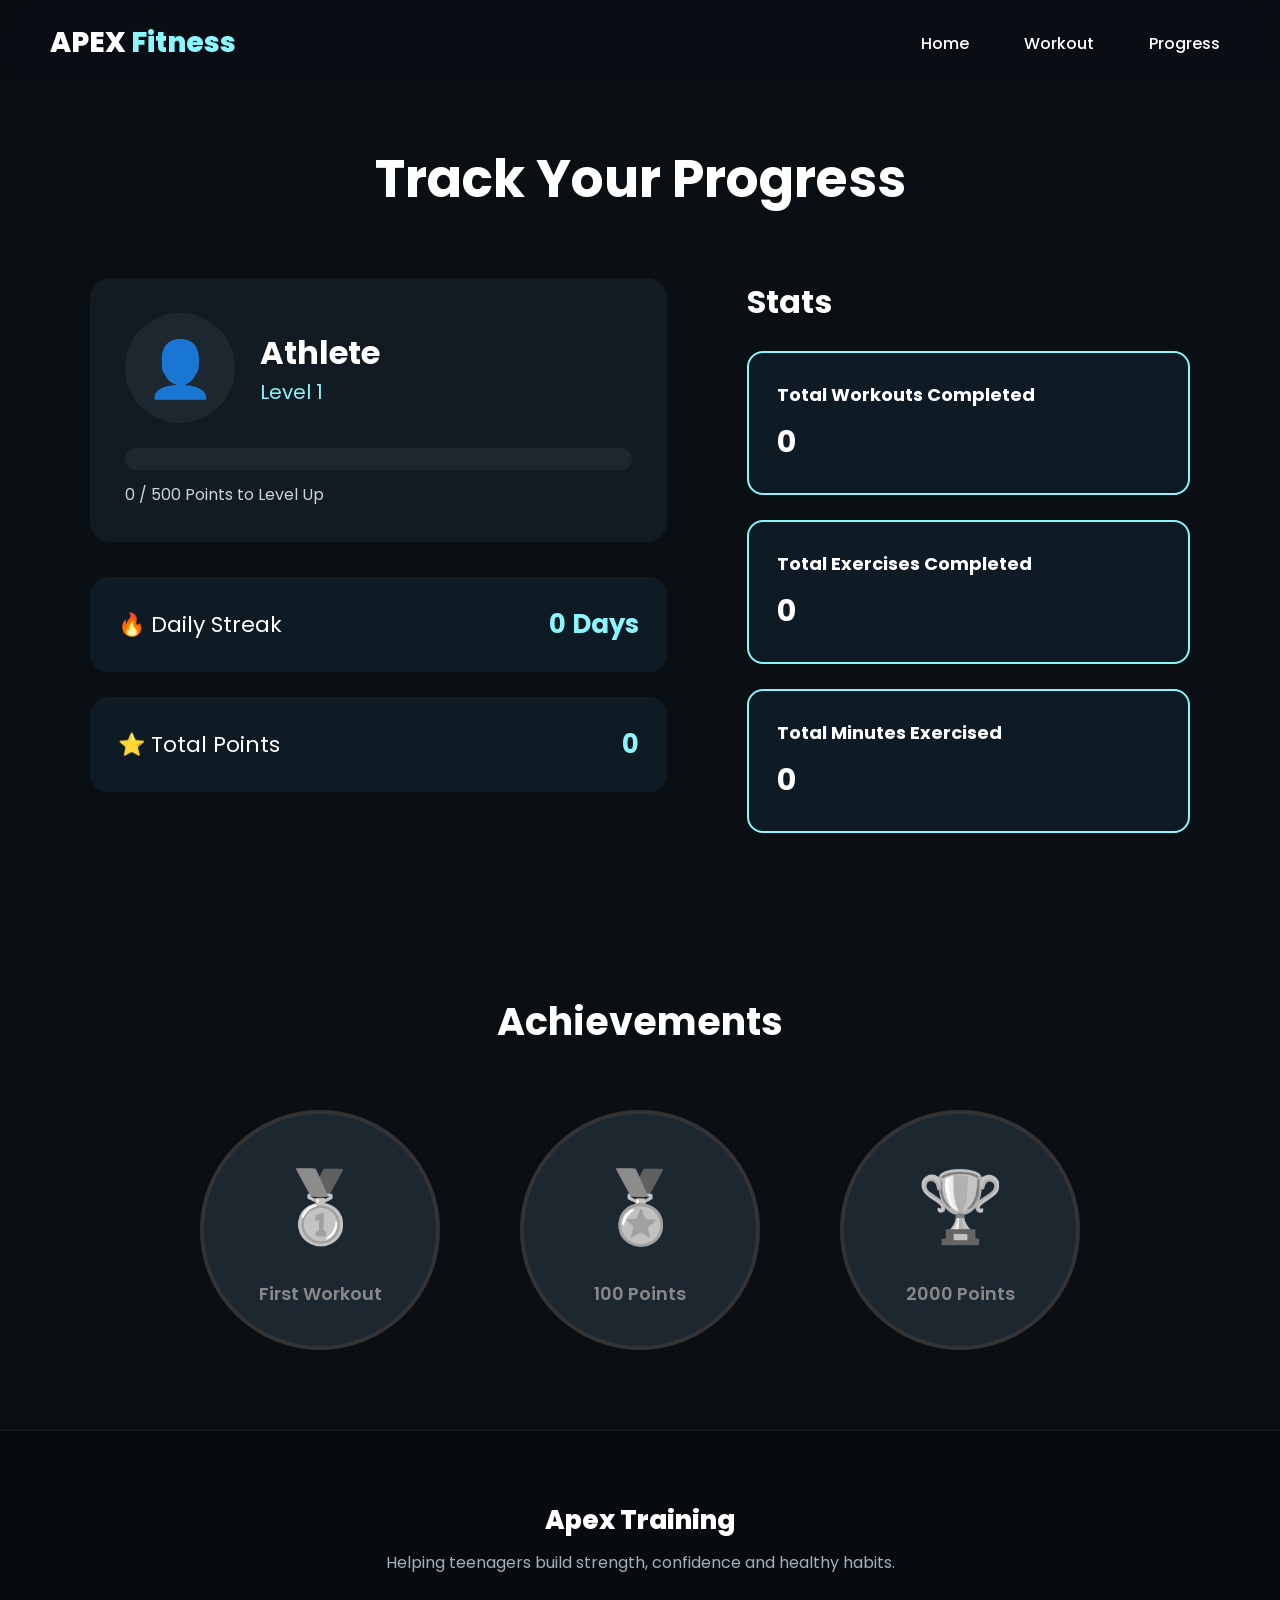
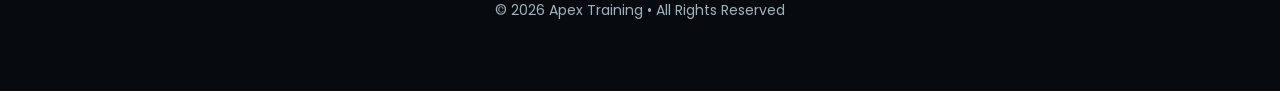
<file: progress.html>
<!DOCTYPE html>
<html lang="en">
<head>
<meta charset="UTF-8">
<meta name="viewport" content="width=device-width, initial-scale=1.0">
<title>Progress - Apex Fitness</title>
<link href="https://fonts.googleapis.com/css2?family=Poppins:wght@400;600;700;800&display=swap" rel="stylesheet">
<link rel="stylesheet" href="style.css">
</head>
<body>

<nav>
  <div class="logo"><a href="index.html">APEX <span>Fitness</span></a></div>
  <div class="nav-links">
    <a href="index.html">Home</a>
    <a href="workout.html">Workout</a>
    <a href="progress.html">Progress</a>
  </div>
</nav>

<h1 class="main-title">Track Your Progress</h1>

<div class="progress-container">

  <div class="left-column">
    <div class="profile-card">
      <div class="user-row">
        <div class="user-icon">👤</div>
        <div>
          <div class="username">Athlete</div>
          <div class="level">Level <span id="level">1</span></div>
        </div>
      </div>
      <div class="progress-bar">
        <div class="progress-fill" id="progressFill"></div>
      </div>
      <div class="points-text"><span id="currentPoints">0</span>
        / 500 Points to Level Up</div>
    </div>

    <div class="lower-left">
      <div class="info-box">
        🔥 Daily Streak
        <strong><span id="streak">0</span> Days</strong>
      </div>
      <div class="info-box">
        ⭐ Total Points
        <strong><span id="totalPoints">0</span></strong>
      </div>
    </div>
  </div>

  <div class="right-column">
    <div class="stats-section">
      <h2>Stats</h2>
      <div class="stats-boxes">
         <div class="stat-box">
          <h3>Total Workouts Completed</h3>
          <p id="workouts">0</p>
        </div>
        <div class="stat-box">
          <h3>Total Exercises Completed</h3>
          <p id="exercises">0</p>
        </div>
        <div class="stat-box">
          <h3>Total Minutes Exercised</h3>
          <p id="minutes">0</p>
        </div>
      </div>
    </div>
  </div>

</div>

<div class="achievements">
  <h2>Achievements</h2>
  <div class="badges">
    <div class="badge" id="badge1">
      <div class="medal">🥇</div>
      <p>First Workout</p>
    </div>
    <div class="badge" id="badge2">
      <div class="medal">🏅</div>
      <p>100 Points</p>
    </div>
    <div class="badge" id="badge3">
      <div class="medal">🏆</div>
      <p>2000 Points</p>
    </div>
  </div>
</div>

<footer class="footer">
  <h2>Apex Training</h2>
  <p>Helping teenagers build strength, confidence and healthy habits.</p>
  <p class="copyright">© 2026 Apex Training • All Rights Reserved</p>
</footer>

<script src="progress.js"></script>
</body>
</html>
</file>
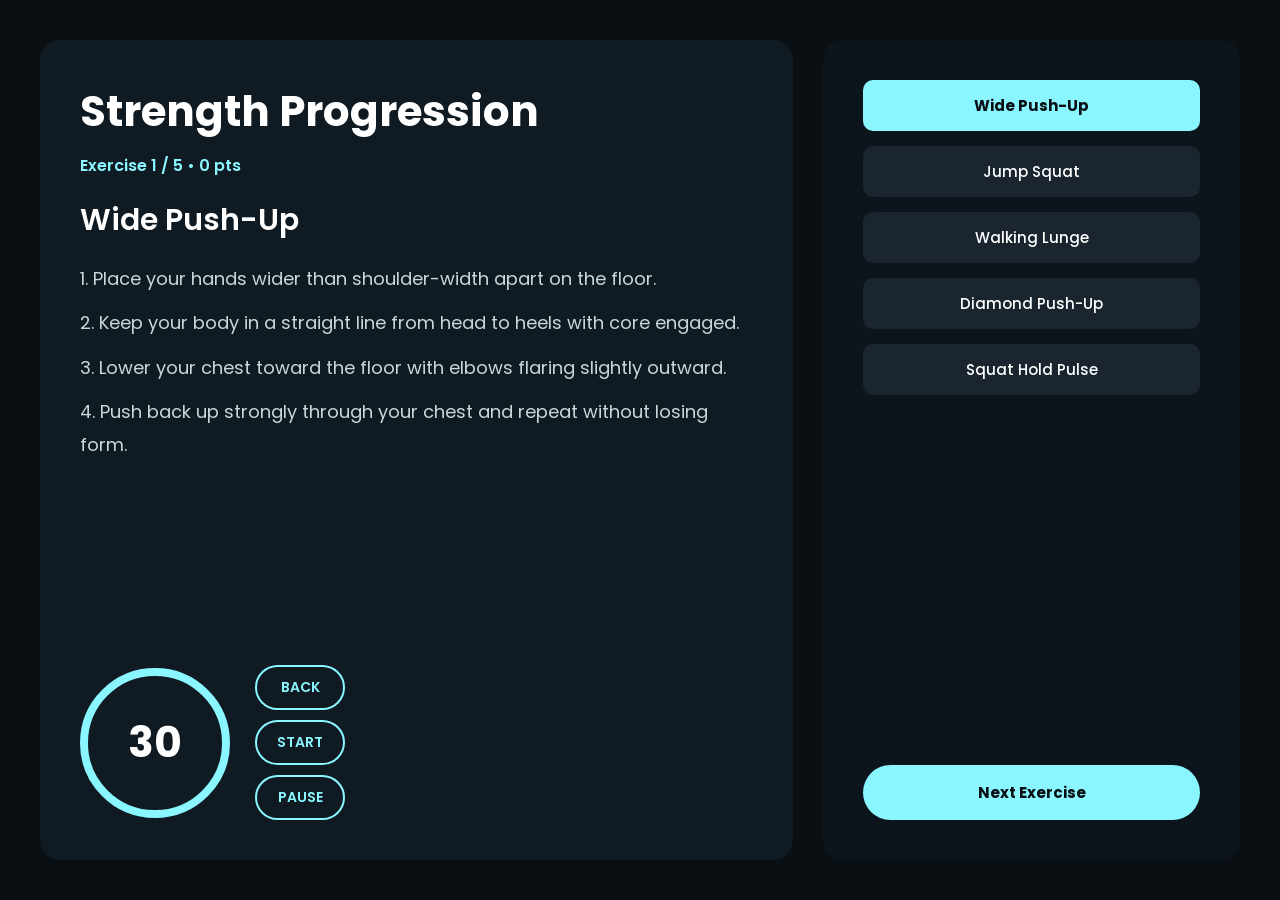
<file: strength-progression.html>
<!DOCTYPE html>
<html lang="en">
<head>
<meta charset="UTF-8">
<meta name="viewport" content="width=device-width, initial-scale=1.0">
<title>Strength Progression - Apex Fitness</title>
<link href="https://fonts.googleapis.com/css2?family=Poppins:wght@400;600;700&display=swap" rel="stylesheet">
<link rel="stylesheet" href="workout.css">
</head>
<body>
<div class="workout-container">
  <div class="left">
    <div>
      <h1 class="workout-title">Strength Progression</h1>
      <div class="progress" id="progressText"></div>
      <div class="exercise-name" id="exerciseTitle"></div>
      <div class="steps" id="steps"></div>
    </div>
    <div class="bottom">
      <div class="timer" id="timer">30</div>
      <div class="buttons">
        <button onclick="goBack()">BACK</button>
        <button onclick="startTimer()">START</button>
        <button onclick="togglePause()" id="pauseBtn">PAUSE</button>
      </div>
    </div>
  </div>
  <div class="right">
    <div class="exercise-list" id="exerciseList"></div>
    <button class="next-btn" onclick="nextExercise()">Next Exercise</button>
  </div>
</div>
<script>
window.exercises = [
  { name: "Wide Push-Up", steps: ["Place your hands wider than shoulder-width apart on the floor.", "Keep your body in a straight line from head to heels with core engaged.", "Lower your chest toward the floor with elbows flaring slightly outward.", "Push back up strongly through your chest and repeat without losing form."] },
  { name: "Jump Squat", steps: ["Stand with feet shoulder-width apart and lower into a regular squat.", "Drive through your heels and explode upward jumping off the floor.", "Keep your arms swinging naturally for momentum and to aid balance.", "Land softly by bending your knees and immediately lower into the next squat."] },
  { name: "Walking Lunge", steps: ["Stand upright with your feet together and your hands on your hips.", "Step your right foot forward and lower your back knee toward the floor.", "Push through your front foot to bring your back foot forward to meet it.", "Continue walking forward alternating legs with each controlled step."] },
  { name: "Diamond Push-Up", steps: ["Place your hands close together under your chest forming a diamond shape.", "Extend your legs behind you and hold a strong plank position.", "Lower your chest toward your hands keeping your elbows close to your body.", "Push back up to full extension and repeat in a slow controlled rhythm."] },
  { name: "Squat Hold Pulse", steps: ["Lower into a squat position until your thighs are parallel to the ground.", "Hold the bottom position and pulse up and down by a few centimetres.", "Keep your weight in your heels and your chest up throughout.", "Continue pulsing steadily without coming back to a standing position."] }
];
</script>
<script src="workout.js"></script>
</body>
</html>
</file>
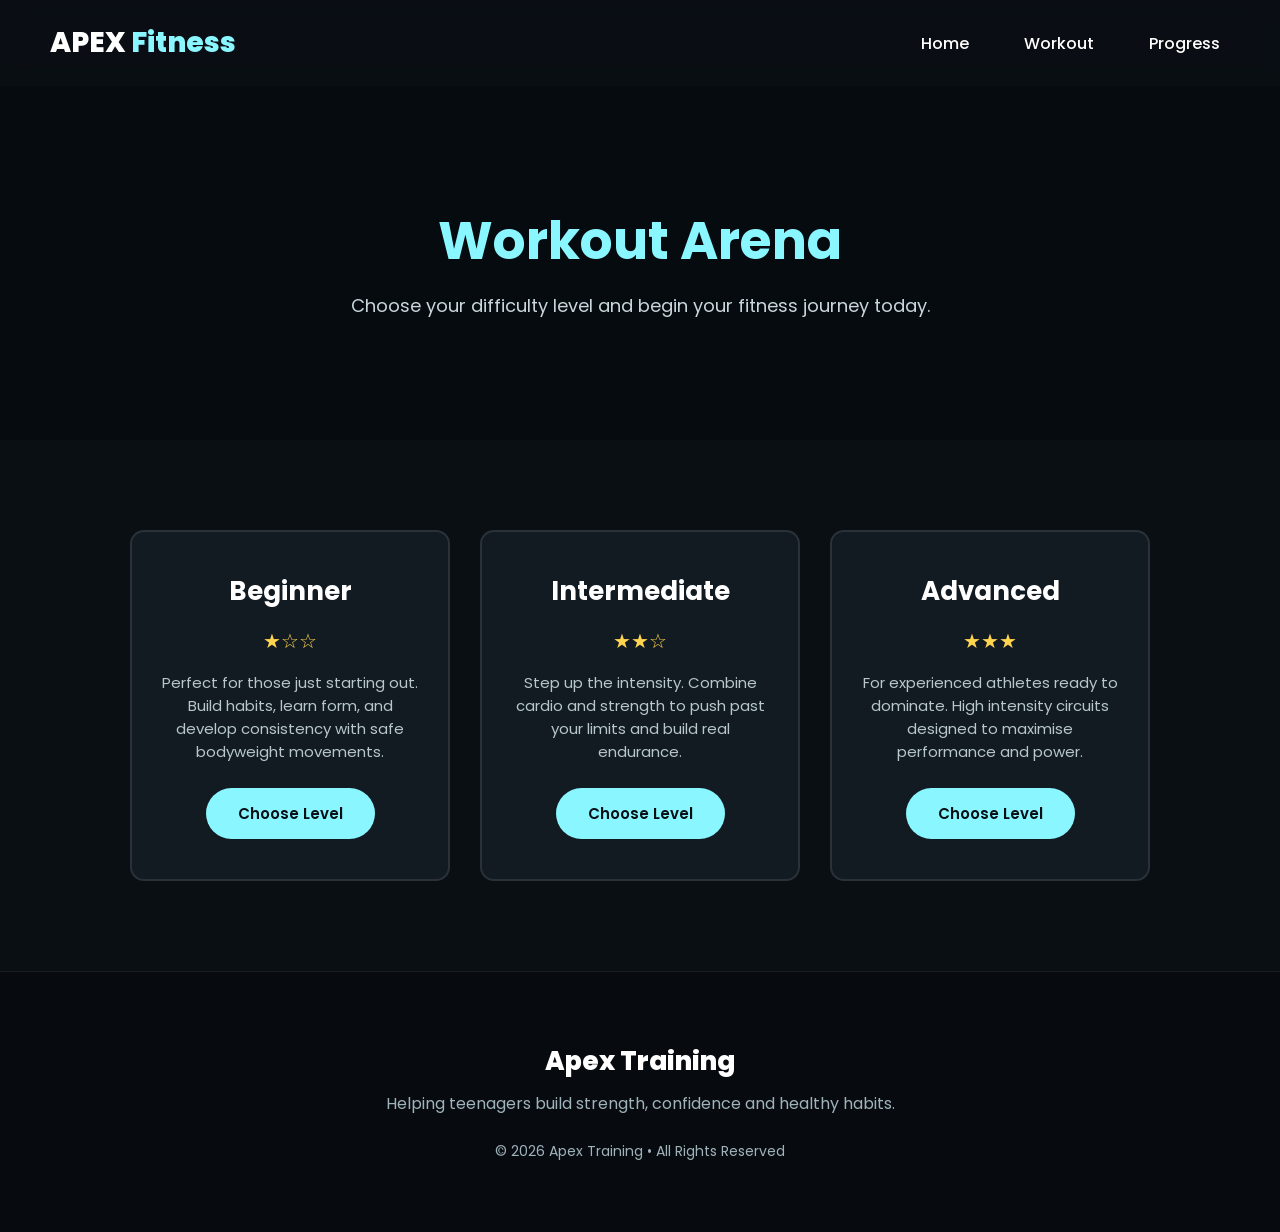
<file: workout.html>
<!DOCTYPE html>
<html lang="en">
<head>
<meta charset="UTF-8">
<meta name="viewport" content="width=device-width, initial-scale=1.0">
<title>Workout Arena - Apex Fitness</title>
<link href="https://fonts.googleapis.com/css2?family=Poppins:wght@300;400;600;700;800&display=swap" rel="stylesheet">
<link rel="stylesheet" href="style.css">
</head>
<body>

<nav>
  <div class="logo"><a href="index.html">APEX <span>Fitness</span></a></div>
  <div class="nav-links">
    <a href="index.html">Home</a>
    <a href="workout.html">Workout</a>
    <a href="progress.html">Progress</a>
  </div>
</nav>

<section class="hero-small">
  <div class="hero-content">
    <h1>Workout Arena</h1>
    <p>Choose your difficulty level and begin your fitness journey today.</p>
  </div>
</section>

<section class="levels">
  <div class="level-container">

    <div class="level-box">
      <h2>Beginner</h2>
      <div class="stars">★☆☆</div>
      <p>Perfect for those just starting out. Build habits, learn form, and develop consistency with safe bodyweight movements.</p>
      <button class="btn" onclick="location.href='beginner.html'">Choose Level</button>
    </div>

    <div class="level-box">
      <h2>Intermediate</h2>
      <div class="stars">★★☆</div>
      <p>Step up the intensity. Combine cardio and strength to push past your limits and build real endurance.</p>
      <button class="btn" onclick="location.href='intermediate.html'">Choose Level</button>
    </div>

    <div class="level-box">
      <h2>Advanced</h2>
      <div class="stars">★★★</div>
      <p>For experienced athletes ready to dominate. High intensity circuits designed to maximise performance and power.</p>
      <button class="btn" onclick="location.href='advanced.html'">Choose Level</button>
    </div>

  </div>
</section>

<footer class="footer">
  <h2>Apex Training</h2>
  <p>Helping teenagers build strength, confidence and healthy habits.</p>
  <p class="copyright">© 2026 Apex Training • All Rights Reserved</p>
</footer>

</body>
</html>
</file>
<file: style.css>
@import url('https://fonts.googleapis.com/css2?family=Poppins:wght@300;400;600;700;800&display=swap');

* {
  margin: 0;
  padding: 0;
  box-sizing: border-box;
  font-family: 'Poppins', sans-serif;
}

body {
  background: #0a0f14;
  color: white;
  overflow-x: hidden;
}


nav {
  position: fixed;
  top: 0;
  width: 100%;
  padding: 22px 50px;
  background: rgba(10, 15, 20, 0.9);
  backdrop-filter: blur(10px);
  display: flex;
  justify-content: space-between;
  align-items: center;
  z-index: 1000;
}

.logo {
  font-size: 28px;
  font-weight: 800;
}

.logo a {
  text-decoration: none;
  color: white;
}

.logo span {
  color: #8af6ff;
}

.nav-links {
  display: flex;
  gap: 35px;
}

.nav-links a {
  text-decoration: none;
  color: white;
  font-weight: 500;
  font-size: 16px;
  padding: 6px 10px;
  border-radius: 6px;
  transition: 0.3s;
}

.nav-links a:hover {
  color: #8af6ff;
  background: rgba(138, 246, 255, 0.08);
}


.btn {
  background: #8af6ff;
  color: #081015;
  border: 2px solid transparent;
  padding: 12px 30px;
  border-radius: 30px;
  font-weight: 600;
  font-size: 15px;
  cursor: pointer;
  transition: all 0.3s ease;
}

.btn:hover {
  background: transparent;
  color: #8af6ff;
  border-color: #8af6ff;
  transform: translateY(-3px);
}

.btn:active {
  transform: scale(0.95);
}

.back-btn {
  position: absolute;
  top: 25px;
  left: 40px;
  background: transparent;
  color: #8af6ff;
  border: 2px solid #8af6ff;
  padding: 10px 22px;
  border-radius: 25px;
  font-weight: 600;
  cursor: pointer;
  transition: 0.3s;
  z-index: 3;
}

.back-btn:hover {
  background: #8af6ff;
  color: #081015;
  transform: translateY(-2px);
}


.hero {
  height: 100vh;
  display: flex;
  align-items: center;
  justify-content: center;
  text-align: center;
  position: relative;
  overflow: hidden;
}

.hero img {
  position: absolute;
  top: 0;
  left: 0;
  width: 100%;
  height: 100%;
  object-fit: cover;
  z-index: -1;
}

.hero::before {
  content: "";
  position: absolute;
  width: 100%;
  height: 100%;
  background: rgba(5, 10, 15, 0.75);
}

.hero-content {
  position: relative;
  z-index: 2;
  max-width: 850px;
  padding: 20px;
}

.apex {
  display: block;
  font-size: 90px;
  font-weight: 800;
  color: white;
  line-height: 1;
}

.fitness {
  display: block;
  font-size: 90px;
  font-weight: 800;
  color: #8af6ff;
  line-height: 1;
}

.hero p {
  margin-top: 25px;
  font-size: 20px;
  color: #d0dde2;
}


.hero-small {
  margin-top: 80px;
  height: 40vh;
  display: flex;
  align-items: center;
  justify-content: center;
  text-align: center;
  position: relative;
background: url("https://images.unsplash.com/photo-1526506118085-60ce8714f8c5?w=1600&q=80") center/cover no-repeat;
}

.hero-small::before {
  content: "";
  position: absolute;
  width: 100%;
  height: 100%;
  background: rgba(5, 10, 15, 0.75);
}

.hero-small .hero-content {
  position: relative;
  z-index: 2;
  max-width: 700px;
  padding: 20px;
}

.hero-small .hero-content h1 {
  font-size: 52px;
  font-weight: 700;
  color: #8af6ff;
}

.hero-small .hero-content p {
  margin-top: 12px;
  color: #c9d7dc;
  font-size: 18px;
}


.features {
  padding: 120px 8%;
  background: #0d131a;
  text-align: center;
}

.features h2 {
  font-size: 42px;
  margin-bottom: 70px;
  color: #8af6ff;
}

.feature-container {
  display: flex;
  justify-content: center;
  gap: 35px;
  flex-wrap: wrap;
}

.feature-box {
  background: #121a22;
  padding: 40px 25px;
  width: 300px;
  border-radius: 16px;
  border: 1px solid rgba(255, 255, 255, 0.08);
  transition: 0.3s;
}

.feature-box:hover {
  transform: translateY(-8px);
}

.feature-box img {
  width: 70px;
  margin-bottom: 20px;
}

.feature-box h3 {
  color: #8af6ff;
  margin-bottom: 12px;
  font-size: 20px;
}

.feature-box p {
  color: #b7c7cc;
  margin-bottom: 20px;
  font-size: 15px;
}


.levels {
  padding: 90px 8%;
  text-align: center;
}

.level-container {
  display: flex;
  justify-content: center;
  gap: 30px;
  flex-wrap: wrap;
}

.level-box {
  background: #121a22;
  border: 2px solid rgba(255, 255, 255, 0.1);
  border-radius: 14px;
  width: 320px;
  padding: 40px 25px;
  transition: 0.3s;
}

.level-box:hover {
  transform: translateY(-8px);
  border-color: #8af6ff;
}

.level-box h2 {
  font-size: 26px;
  margin-bottom: 15px;
}

.stars {
  color: #ffd54f;
  font-size: 20px;
  margin-bottom: 15px;
}

.level-box p {
  color: #b7c7cc;
  margin-bottom: 25px;
  font-size: 15px;
}


.workouts {
  padding: 90px 8%;
  text-align: center;
}

.workouts h2 {
  font-size: 40px;
  margin-bottom: 50px;
  color: #8af6ff;
}

.workout-container {
  display: flex;
  justify-content: center;
  gap: 30px;
  flex-wrap: wrap;
}

.workout-card {
  background: #121a22;
  border: 2px solid rgba(255, 255, 255, 0.1);
  border-radius: 14px;
  width: 320px;
  padding: 40px 25px;
  transition: 0.3s;
}

.workout-card:hover {
  transform: translateY(-8px);
  border-color: #8af6ff;
}

.workout-card h3 {
  font-size: 24px;
  margin-bottom: 10px;
}

.workout-type {
  color: #8af6ff;
  font-weight: 600;
  margin-bottom: 12px;
}

.workout-card p {
  color: #b7c7cc;
  margin-bottom: 25px;
  font-size: 15px;
  line-height: 1.6;
}


.main-title {
  text-align: center;
  margin-top: 140px;
  margin-bottom: 60px;
  font-size: 52px;
  font-weight: 700;
}

.progress-container {
  display: flex;
  justify-content: center;
  align-items: flex-start;
  gap: 80px;
  padding: 0 90px 60px 90px;
}

.left-column { width: 600px; }
.right-column { width: 460px; }

.profile-card {
  background: #121a22;
  padding: 35px;
  border-radius: 20px;
  margin-bottom: 35px;
}

.user-row {
  display: flex;
  align-items: center;
  gap: 25px;
  margin-bottom: 25px;
}

.user-icon {
  width: 110px;
  height: 110px;
  border-radius: 50%;
  background: #1c2730;
  display: flex;
  align-items: center;
  justify-content: center;
  font-size: 55px;
  color: #8af6ff;
  flex-shrink: 0;
}

.username {
  font-size: 32px;
  font-weight: 700;
}

.level {
  font-size: 20px;
  color: #8af6ff;
}

.progress-bar {
  margin-top: 20px;
  background: #1c2730;
  height: 22px;
  border-radius: 12px;
  overflow: hidden;
}

.progress-fill {
  height: 100%;
  background: #8af6ff;
  width: 0%;
  transition: 1s;
}

.points-text {
  margin-top: 12px;
  font-size: 16px;
  color: #cbd6dc;
}

.lower-left {
  display: flex;
  flex-direction: column;
  gap: 25px;
}

.info-box {
  background: #0f1b24;
  padding: 28px;
  border-radius: 18px;
  font-size: 22px;
  display: flex;
  align-items: center;
  justify-content: space-between;
}

.info-box strong {
  color: #8af6ff;
  font-size: 26px;
}

.stats-section h2 {
  font-size: 32px;
  margin-bottom: 25px;
}

.stats-boxes {
  display: flex;
  flex-direction: column;
  gap: 25px;
}

.stat-box {
  background: #0f1b24;
  padding: 28px;
  border-radius: 16px;
  border: 2px solid #8af6ff;
}

.stat-box h3 {
  font-size: 18px;
  margin-bottom: 12px;
}

.stat-box p {
  font-size: 30px;
  font-weight: 700;
}


.achievements {
  margin-top: 100px;
  text-align: center;
  padding-bottom: 80px;
}

.achievements h2 {
  font-size: 38px;
  margin-bottom: 60px;
}

.badges {
  display: flex;
  justify-content: center;
  align-items: center;
  gap: 80px;
  flex-wrap: wrap;
}

.badge {
  width: 240px;
  height: 240px;
  border-radius: 50%;
  display: flex;
  flex-direction: column;
  align-items: center;
  justify-content: center;
  background: #1c2730;
  border: 4px solid #333;
  color: #888;
  transition: 0.4s;
}

.badge .medal {
  font-size: 70px;
  margin-bottom: 20px;
  filter: grayscale(100%);
}

.badge p {
  font-size: 18px;
  font-weight: 600;
}

.badge.unlocked {
  border-color: #8af6ff;
  background: #102530;
  color: #8af6ff;
}

.badge.unlocked .medal {
  filter: grayscale(0%);
  transform: scale(1.1);
}


.footer {
  background: #070b10;
  padding: 70px 20px;
  text-align: center;
  border-top: 1px solid rgba(255, 255, 255, 0.08);
}

.footer h2 {
  font-weight: 800;
  font-size: 26px;
  margin-bottom: 10px;
}

.footer > p {
  color: #9fb3ba;
}

.footer-contact {
  margin-top: 40px;
}

.footer-contact h3 {
  color: #8af6ff;
  font-weight: 600;
  margin-bottom: 6px;
}

.contact-email {
  color: #b7c7cc;
  margin-bottom: 25px;
  font-size: 15px;
}

.email-box {
  display: flex;
  justify-content: center;
  gap: 10px;
  flex-wrap: wrap;
}

.email-box input {
  padding: 12px 18px;
  border-radius: 25px;
  border: 2px solid rgba(255, 255, 255, 0.1);
  background: #101820;
  color: white;
  outline: none;
  width: 350px;
  font-size: 15px;
  transition: 0.2s;
}

.email-box input:focus {
  border-color: #8af6ff;
}

.copyright {
  margin-top: 25px;
  font-size: 14px;
  color: #6f8a91;
}

.email-box button {
  padding: 12px 24px;
  border-radius: 25px;
  border: 2px solid #8af6ff;
  background: #8af6ff;
  color: #081015;
  font-weight: 600;
  cursor: pointer;
  transition: 0.3s;
}

.email-box button:hover {
  background: transparent;
  color: #8af6ff;
  transform: translateY(-2px);
}



@media (max-width: 900px) {
  nav {
    padding: 15px 20px;
    flex-wrap: wrap;
    gap: 10px;
  }

  .nav-links {
    gap: 15px;
  }

  .nav-links a {
    font-size: 13px;
    padding: 4px 6px;
  }

  .logo {
    font-size: 20px;
  }
}
</file>
<file: workout.css>
@import url('https://fonts.googleapis.com/css2?family=Poppins:wght@300;400;600;700;800&display=swap');

* {
  margin: 0;
  padding: 0;
  box-sizing: border-box;
  font-family: 'Poppins', sans-serif;
}

body {
  background: #0a0f14;
  color: white;
  height: 100vh;
  overflow: hidden;
}

.workout-container {
  display: flex;
  height: 100vh;
  padding: 40px;
  gap: 30px;
}

.left {
  flex: 2;
  background: #0f1a22;
  padding: 40px;
  border-radius: 20px;
  display: flex;
  flex-direction: column;
  justify-content: space-between;
}

.workout-title {
  font-size: 42px;
  font-weight: 700;
  margin-bottom: 10px;
}

.progress {
  color: #8af6ff;
  margin-bottom: 20px;
  font-weight: 600;
  font-size: 16px;
}

.exercise-name {
  font-size: 30px;
  font-weight: 600;
  margin-bottom: 20px;
}

.steps { flex: 1; }

.steps p {
  font-size: 18px;
  margin: 12px 0;
  line-height: 1.8;
  color: #c9d7dc;
}

.bottom {
  display: flex;
  align-items: center;
  gap: 25px;
}

.timer {
  width: 150px;
  height: 150px;
  border-radius: 50%;
  border: 8px solid #8af6ff;
  display: flex;
  align-items: center;
  justify-content: center;
  font-size: 42px;
  font-weight: 700;
  flex-shrink: 0;
}

.buttons {
  display: flex;
  flex-direction: column;
  gap: 10px;
}

.buttons button {
  background: transparent;
  color: #8af6ff;
  border: 2px solid #8af6ff;
  padding: 10px 20px;
  border-radius: 30px;
  cursor: pointer;
  font-weight: 600;
  font-size: 14px;
  transition: 0.3s;
}

.buttons button:hover {
  background: #8af6ff;
  color: #081015;
}

.right {
  flex: 1;
  background: #0c151c;
  padding: 40px;
  border-radius: 20px;
  display: flex;
  flex-direction: column;
  justify-content: space-between;
}

.exercise-list {
  display: flex;
  flex-direction: column;
  gap: 15px;
}

.exercise-item {
  padding: 14px;
  background: #1a2530;
  border-radius: 10px;
  text-align: center;
  font-size: 15px;
  font-weight: 500;
  transition: 0.2s;
}

.exercise-item.active {
  background: #8af6ff;
  color: #081015;
  font-weight: 700;
}

.next-btn {
  background: #8af6ff;
  color: #081015;
  border: none;
  padding: 16px;
  border-radius: 40px;
  cursor: pointer;
  font-weight: 700;
  font-size: 15px;
  transition: 0.3s;
}

.next-btn:hover {
  transform: translateY(-3px);
  opacity: 0.9;
}
</file>
